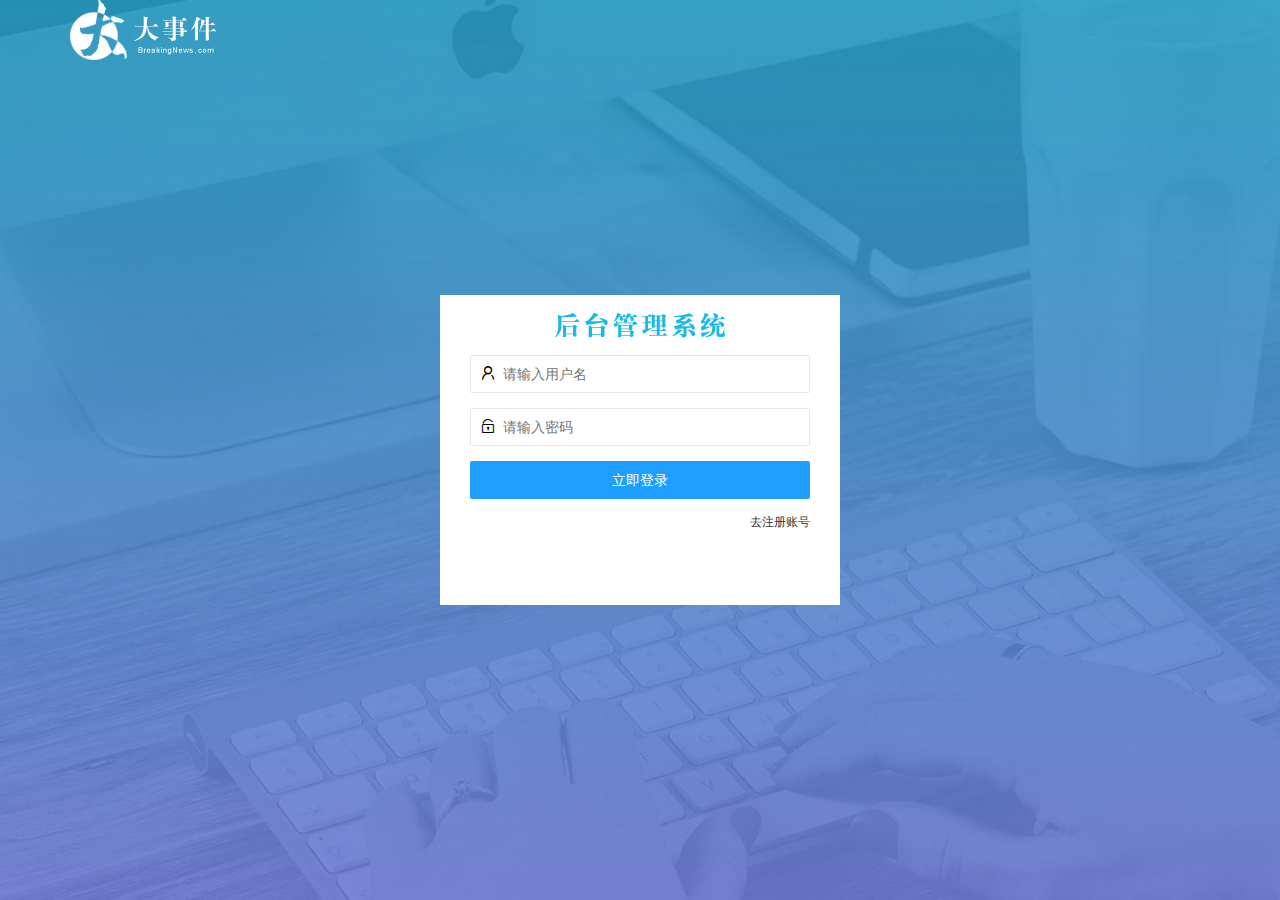
<file: login.html>
<!DOCTYPE html>
<html lang="en">

<head>
  <meta charset="UTF-8">
  <meta http-equiv="X-UA-Compatible" content="IE=edge">
  <meta name="viewport" content="width=device-width, initial-scale=1.0">
  <title>大事件-登录/注册</title>
  <!-- 带入LayUI的样式 -->
  <link rel="stylesheet" href="/assets/lib/layui/css/layui.css">
  <!-- 导入自己的css文件 -->
  <link rel="stylesheet" href="./assets/css/login.css">

</head>

<body>
  <!-- 头部的Logo区域 -->
  <div class="layui-main">
    <img src="/assets/images/logo.png" alt="">
  </div>

  <!-- 登录注册区域 -->
  <div class="loginAndRegBox">
    <div class="title-box"></div>
    <!-- 登录的div -->
    <div class="login-box">
      <!-- 登录的表单 -->
      <form action="" class="layui-form" id="form_login">
        <!-- 用户名 -->
        <div class="layui-form-item">
          <i class="layui-icon layui-icon-username"></i>
          <input type="text" name="username" required lay-verify="required" placeholder="请输入用户名" autocomplete="off"
            class="layui-input">
        </div>
        <!-- 密码 -->
        <div class="layui-form-item">
          <i class="layui-icon layui-icon-password"></i>
          <input type="password" name="password" required lay-verify="required|pwd" placeholder="请输入密码" autocomplete="off"
            class="layui-input">
        </div>
        <!-- 登录按钮 -->
        <div class="layui-form-item">
          <!-- 注意：表单提交按钮和普通按钮的区别就是lay-submit -->
          <button type="submit" lay-submit lay-filter="formDemo"
            class="layui-btn layui-btn-fluid layui-btn-normal">立即登录</button>
        </div>
        <div class="layui-form-item links">
          <a href="javascript:;" id="link_reg">去注册账号</a>
        </div>
      </form>

    </div>
    <!-- 注册的div -->
    <div class="reg-box">
      <!-- 注册的表单 -->
      <form class="layui-form" id="form_reg">
        <!-- 用户名 -->
        <div class="layui-form-item">
          <i class="layui-icon layui-icon-username"></i>
          <input type="text" name="username" required lay-verify="required" placeholder="请输入用户名" autocomplete="off"
            class="layui-input">
        </div>
        <!-- 密码 -->
        <div class="layui-form-item">
          <i class="layui-icon layui-icon-password"></i>
          <input type="password" name="password" required lay-verify="required|pwd" placeholder="请输入密码" autocomplete="off"
            class="layui-input">
        </div>
        <!-- 再次确认密码 -->
        <div class="layui-form-item">
          <i class="layui-icon layui-icon-password"></i>
          <input type="password" name="repassword" required lay-verify="required|pwd|repwd" placeholder="请再次确认密码" autocomplete="off"
            class="layui-input">
        </div>
        <!-- 注册按钮 -->
        <div class="layui-form-item">
          <!-- 注意：表单提交按钮和普通按钮的区别就是lay-submit -->
          <button type="submit" lay-submit lay-filter="formDemo"
            class="layui-btn layui-btn-fluid layui-btn-normal">立即注册</button>
        </div>
        <div class="layui-form-item links">
          <a href="javascript:;" id="link_login">去登录</a>
        </div>
      </form>
    </div>
  </div>
</body>
<!-- 导入jQuery -->
<script src="/assets/lib/jquery.js"></script>
<!-- 导入layui的js文件 -->
<script src="/assets/lib/layui/layui.all.js"></script>
<!-- 导入自己封装的 baseAPI.js -->
<script src="/assets/js/baseAPI.js"></script>
<!-- 导入自己的js脚本 -->
<script src="/assets/js/login.js"></script>

</html>
</file>
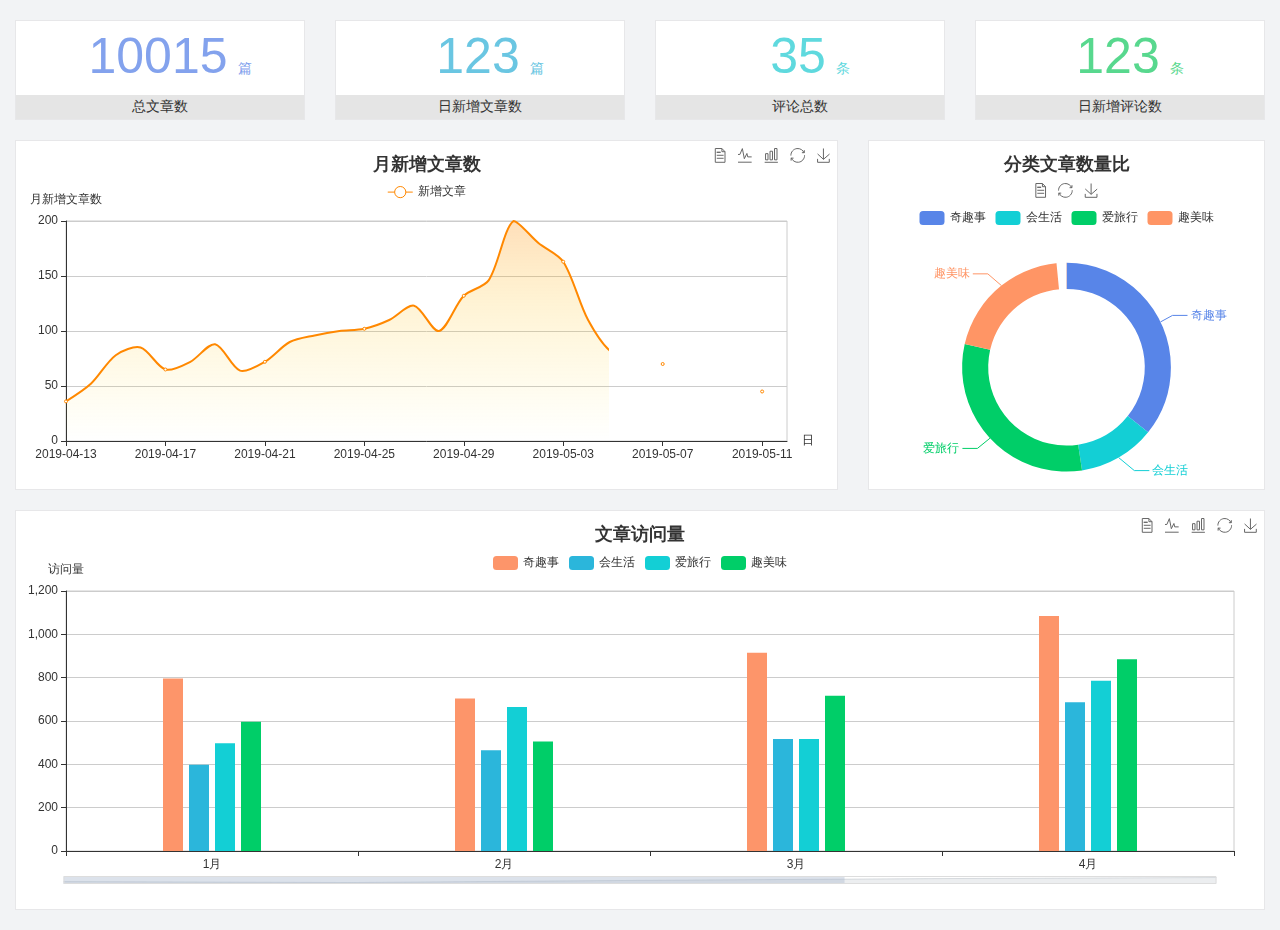
<file: home/dashboard.html>
<!DOCTYPE html>
<html lang="en">

<head>
  <meta charset="UTF-8">
  <meta name="viewport" content="width=device-width, initial-scale=1.0">
  <meta http-equiv="X-UA-Compatible" content="ie=edge">
  <title>图表统计</title>
  <link rel="stylesheet" href="/assets/lib/bootstrap.css" />
  <link rel="stylesheet" href="/assets/lib/main.css" />
  <script src="/assets/lib/jquery.js"></script>
  <script type="text/javascript" src="/assets/lib/echarts.min.js"></script>
</head>

<body>
  <div class="container-fluid">
    <div class="row spannel_list">
      <div class="col-sm-3 col-xs-6">
        <div class="spannel">
          <em>10015</em><span>篇</span>
          <b>总文章数</b>
        </div>
      </div>
      <div class="col-sm-3 col-xs-6">
        <div class="spannel scolor01">
          <em>123</em><span>篇</span>
          <b>日新增文章数</b>
        </div>
      </div>
      <div class="col-sm-3 col-xs-6">
        <div class="spannel scolor02">
          <em>35</em><span>条</span>
          <b>评论总数</b>
        </div>
      </div>
      <div class="col-sm-3 col-xs-6">
        <div class="spannel scolor03">
          <em>123</em><span>条</span>
          <b>日新增评论数</b>
        </div>
      </div>
    </div>
  </div>

  <div class="container-fluid">
    <div class="row curve-pie">
      <div class="col-lg-8 col-md-8">
        <div class="gragh_pannel" id="curve_show"></div>
      </div>
      <div class="col-lg-4 col-md-4">
        <div class="gragh_pannel" id="pie_show"></div>
      </div>
    </div>
  </div>

  <div class="container-fluid">
    <div class="column_pannel" id="column_show"></div>
  </div>

  <script>
    var oChart = echarts.init(document.getElementById('curve_show'));
    var aList_all = [
      { 'count': 36, 'date': '2019-04-13' },
      { 'count': 52, 'date': '2019-04-14' },
      { 'count': 78, 'date': '2019-04-15' },
      { 'count': 85, 'date': '2019-04-16' },
      { 'count': 65, 'date': '2019-04-17' },
      { 'count': 72, 'date': '2019-04-18' },
      { 'count': 88, 'date': '2019-04-19' },
      { 'count': 64, 'date': '2019-04-20' },
      { 'count': 72, 'date': '2019-04-21' },
      { 'count': 90, 'date': '2019-04-22' },
      { 'count': 96, 'date': '2019-04-23' },
      { 'count': 100, 'date': '2019-04-24' },
      { 'count': 102, 'date': '2019-04-25' },
      { 'count': 110, 'date': '2019-04-26' },
      { 'count': 123, 'date': '2019-04-27' },
      { 'count': 100, 'date': '2019-04-28' },
      { 'count': 132, 'date': '2019-04-29' },
      { 'count': 146, 'date': '2019-04-30' },
      { 'count': 200, 'date': '2019-05-01' },
      { 'count': 180, 'date': '2019-05-02' },
      { 'count': 163, 'date': '2019-05-03' },
      { 'count': 110, 'date': '2019-05-04' },
      { 'count': 80, 'date': '2019-05-05' },
      { 'count': 82, 'date': '2019-05-06' },
      { 'count': 70, 'date': '2019-05-07' },
      { 'count': 65, 'date': '2019-05-08' },
      { 'count': 54, 'date': '2019-05-09' },
      { 'count': 40, 'date': '2019-05-10' },
      { 'count': 45, 'date': '2019-05-11' },
      { 'count': 38, 'date': '2019-05-12' },
    ];

    let aCount = [];
    let aDate = [];

    for (var i = 0; i < aList_all.length; i++) {
      aCount.push(aList_all[i].count);
      aDate.push(aList_all[i].date);
    }

    var chartopt = {
      title: {
        text: '月新增文章数',
        left: 'center',
        top: '10'
      },
      tooltip: {
        trigger: 'axis'
      },
      legend: {
        data: ['新增文章'],
        top: '40'
      },
      toolbox: {
        show: true,
        feature: {
          mark: { show: true },
          dataView: { show: true, readOnly: false },
          magicType: { show: true, type: ['line', 'bar'] },
          restore: { show: true },
          saveAsImage: { show: true }
        }
      },
      calculable: true,
      xAxis: [
        {
          name: '日',
          type: 'category',
          boundaryGap: false,
          data: aDate
        }
      ],
      yAxis: [
        {
          name: '月新增文章数',
          type: 'value'
        }
      ],
      series: [
        {
          name: '新增文章',
          type: 'line',
          smooth: true,
          itemStyle: { normal: { areaStyle: { type: 'default' }, color: '#f80' }, lineStyle: { color: '#f80' } },
          data: aCount
        }],
      areaStyle: {
        normal: {
          color: new echarts.graphic.LinearGradient(0, 0, 0, 1, [{
            offset: 0,
            color: 'rgba(255,136,0,0.39)'
          }, {
            offset: .34,
            color: 'rgba(255,180,0,0.25)'
          }, {
            offset: 1,
            color: 'rgba(255,222,0,0.00)'
          }])

        }
      },
      grid: {
        show: true,
        x: 50,
        x2: 50,
        y: 80,
        height: 220
      }
    };

    oChart.setOption(chartopt);


    var oPie = echarts.init(document.getElementById('pie_show'));
    var oPieopt =
    {
      title: {
        top: 10,
        text: '分类文章数量比',
        x: 'center'
      },
      tooltip: {
        trigger: 'item',
        formatter: "{a} <br/>{b} : {c} ({d}%)"
      },
      color: ['#5885e8', '#13cfd5', '#00ce68', '#ff9565'],
      legend: {
        x: 'center',
        top: 65,
        data: ['奇趣事', '会生活', '爱旅行', '趣美味']
      },
      toolbox: {
        show: true,
        x: 'center',
        top: 35,
        feature: {
          mark: { show: true },
          dataView: { show: true, readOnly: false },
          magicType: {
            show: true,
            type: ['pie', 'funnel'],
            option: {
              funnel: {
                x: '25%',
                width: '50%',
                funnelAlign: 'left',
                max: 1548
              }
            }
          },
          restore: { show: true },
          saveAsImage: { show: true }
        }
      },
      calculable: true,
      series: [
        {
          name: '访问来源',
          type: 'pie',
          radius: ['45%', '60%'],
          center: ['50%', '65%'],
          data: [
            { value: 300, name: '奇趣事' },
            { value: 100, name: '会生活' },
            { value: 260, name: '爱旅行' },
            { value: 180, name: '趣美味' }
          ]
        }
      ]
    };
    oPie.setOption(oPieopt);



    var oColumn = this.echarts.init(document.getElementById('column_show'));
    var oColumnopt =
    {
      title: {
        text: '文章访问量',
        left: 'center',
        top: '10'
      },
      tooltip: {
        trigger: 'axis'
      },
      legend: {
        data: ['奇趣事', '会生活', '爱旅行', '趣美味'],
        top: '40'
      },
      toolbox: {
        show: true,
        feature: {
          mark: { show: true },
          dataView: { show: true, readOnly: false },
          magicType: { show: true, type: ['line', 'bar'] },
          restore: { show: true },
          saveAsImage: { show: true }
        }
      },
      calculable: true,
      xAxis: [
        {
          type: 'category',
          data: ['1月', '2月', '3月', '4月', '5月']
        }
      ],
      yAxis: [
        {
          name: '访问量',
          type: 'value'
        }
      ],
      series: [
        {
          name: '奇趣事',
          type: 'bar',
          barWidth: 20,
          itemStyle: {
            normal: { areaStyle: { type: 'default' }, color: '#fd956a' }
          },
          data: [800, 708, 920, 1090, 1200]
        },
        {
          name: '会生活',
          type: 'bar',
          barWidth: 20,
          itemStyle: {
            normal: { areaStyle: { type: 'default' }, color: '#2bb6db' }
          },
          data: [400, 468, 520, 690, 800]
        },
        {
          name: '爱旅行',
          type: 'bar',
          barWidth: 20,
          itemStyle: {
            normal: { areaStyle: { type: 'default' }, color: '#13cfd5' }
          },
          data: [500, 668, 520, 790, 900]
        },
        {
          name: '趣美味',
          type: 'bar',
          barWidth: 20,
          itemStyle: {
            normal: { areaStyle: { type: 'default' }, color: '#00ce68' }
          },
          data: [600, 508, 720, 890, 1000]
        }
      ],
      grid: {
        show: true,
        x: 50,
        x2: 30,
        y: 80,
        height: 260
      },
      dataZoom: [//给x轴设置滚动条
        {
          start: 0,//默认为0
          end: 100 - 1000 / 31,//默认为100
          type: 'slider',
          show: true,
          xAxisIndex: [0],
          handleSize: 0,//滑动条的 左右2个滑动条的大小
          height: 8,//组件高度
          left: 45, //左边的距离
          right: 50,//右边的距离
          bottom: 26,//右边的距离
          handleColor: '#ddd',//h滑动图标的颜色
          handleStyle: {
            borderColor: "#cacaca",
            borderWidth: "1",
            shadowBlur: 2,
            background: "#ddd",
            shadowColor: "#ddd",
          }
        }]
    };
    oColumn.setOption(oColumnopt);
  </script>
</body>

</html>
</file>
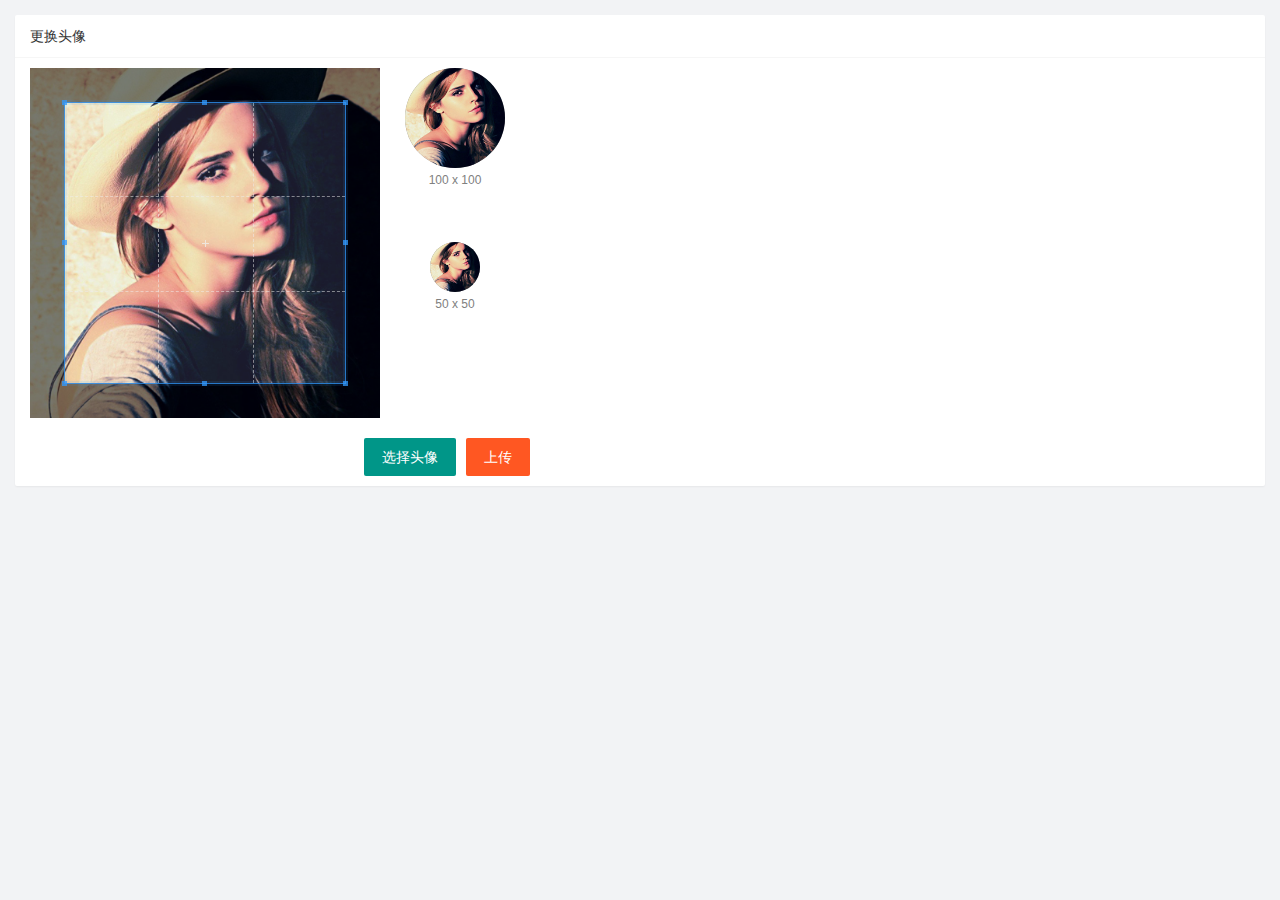
<file: user/user_avatar.html>
<!DOCTYPE html>
<html lang="en">

<head>
  <meta charset="UTF-8">
  <meta http-equiv="X-UA-Compatible" content="IE=edge">
  <meta name="viewport" content="width=device-width, initial-scale=1.0">
  <title>Document</title>
  <link rel="stylesheet" href="/assets/lib/layui/css/layui.css">
  <link rel="stylesheet" href="/assets/lib/cropper/cropper.css">
  <link rel="stylesheet" href="/assets/css/user/user_avatar.css">

</head>

<body>
  <!-- 卡片区域 -->
  <div class="layui-card">
    <div class="layui-card-header">更换头像</div>
    <div class="layui-card-body">
      <!-- 第一行的图片裁剪和预览区域 -->
      <div class="row1">
        <!-- 图片裁剪区域 -->
        <div class="cropper-box">
          <!-- 这个 img 标签很重要，将来会把它初始化为裁剪区域 -->
          <img id="image" src="/assets/images/sample.jpg" />
        </div>
        <!-- 图片的预览区域 -->
        <div class="preview-box">
          <div>
            <!-- 宽高为 100px 的预览区域 -->
            <div class="img-preview w100"></div>
            <p class="size">100 x 100</p>
          </div>
          <div>
            <!-- 宽高为 50px 的预览区域 -->
            <div class="img-preview w50"></div>
            <p class="size">50 x 50</p>
          </div>
        </div>
      </div>

      <!-- 第二行的按钮区域 -->
      <div class="row2">
        <!-- 通过accept 属性，可以指定，允许用户选择什么类型的文件 -->
        <input type="file" id="file" accept="image/png, image/jpeg">
        <button type="button" class="layui-btn" id="btnChooseImage">选择头像</button>
        <button type="button" class="layui-btn layui-btn-danger" id="btnUpload">上传</button>
      </div>
    </div>
  </div>
</body>
<script src="/assets/lib/layui/layui.all.js"></script>
<script src="/assets/lib/jquery.js"></script>
<script src="/assets/lib/cropper/Cropper.js"></script>
<script src="/assets/lib/cropper/jquery-cropper.js"></script>
<script src="/assets/js/baseAPI.js"></script>
<script src="/assets/js/user/user_avatar.js"></script>

</html>
</file>
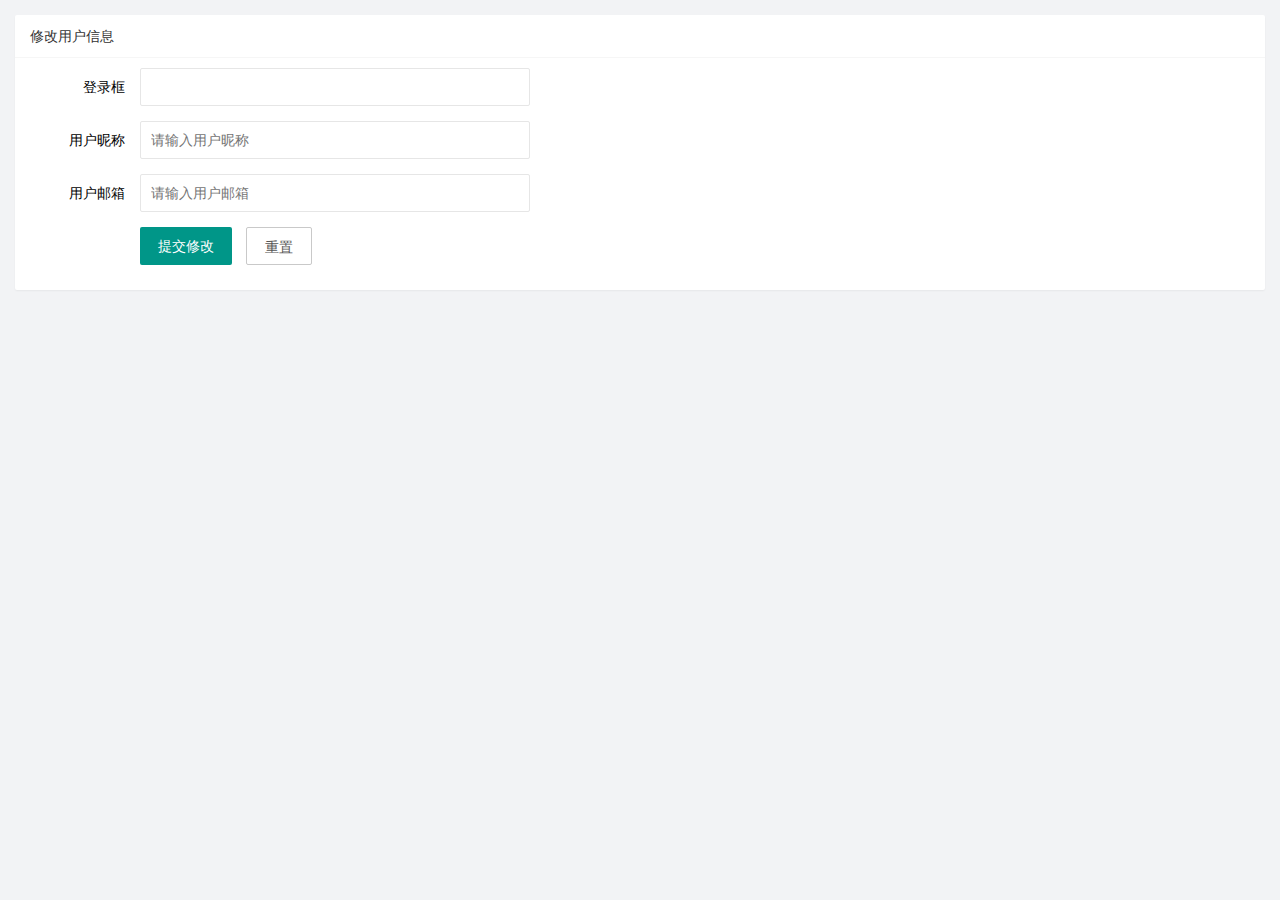
<file: user/user_info.html>
<!DOCTYPE html>
<html lang="en">
<head>
  <meta charset="UTF-8">
  <meta http-equiv="X-UA-Compatible" content="IE=edge">
  <meta name="viewport" content="width=device-width, initial-scale=1.0">
  <title>Document</title>
  <!-- 导入layui的css -->
  <link rel="stylesheet" href="/assets/lib/layui/css/layui.css">
  <!-- 导入自己的css样式 -->
  <link rel="stylesheet" href="/assets/css/user/user_info.css">
</head>
<body>
  <!-- 卡片区域 -->
  <div class="layui-card">
    <div class="layui-card-header">修改用户信息</div>
    <div class="layui-card-body">
      <!-- form表单区域 -->
      <form class="layui-form" lay-filter="formUserInfo">
        <input type="hidden" name="id" value="">
        <div class="layui-form-item">
          <label class="layui-form-label">登录框</label>
          <div class="layui-input-block">
            <input type="text" name="username" required  placeholder="" autocomplete="off" class="layui-input" readonly>
          </div>
        </div>
        <div class="layui-form-item">
          <label class="layui-form-label">用户昵称</label>
          <div class="layui-input-block">
            <input type="text" name="nickname" required  lay-verify="required|nickname" placeholder="请输入用户昵称" autocomplete="off" class="layui-input">
          </div>
        </div>
        <div class="layui-form-item">
          <label class="layui-form-label">用户邮箱</label>
          <div class="layui-input-block">
            <input type="text" name="email" required  lay-verify="required|email" placeholder="请输入用户邮箱" autocomplete="off" class="layui-input">
          </div>
        </div>
        <div class="layui-form-item">
          <div class="layui-input-block">
            <button class="layui-btn" lay-submit lay-filter="formDemo">提交修改</button>
            <button type="reset" class="layui-btn layui-btn-primary" id="btnReset">重置</button>
          </div>
        </div>
      </form>
    </div>
  </div>
</body>
<!-- 导入layui的js -->
<script src="/assets/lib/layui/layui.all.js"></script>
<!-- 导入jQuery -->
<script src="/assets/lib/jquery.js"></script>
<!-- 导入baseAPI -->
<script src="/assets/js/baseAPI.js"></script>
<!-- 导入自己的js -->
<script src="/assets/js/user/user_info.js"></script>
</html>
</file>
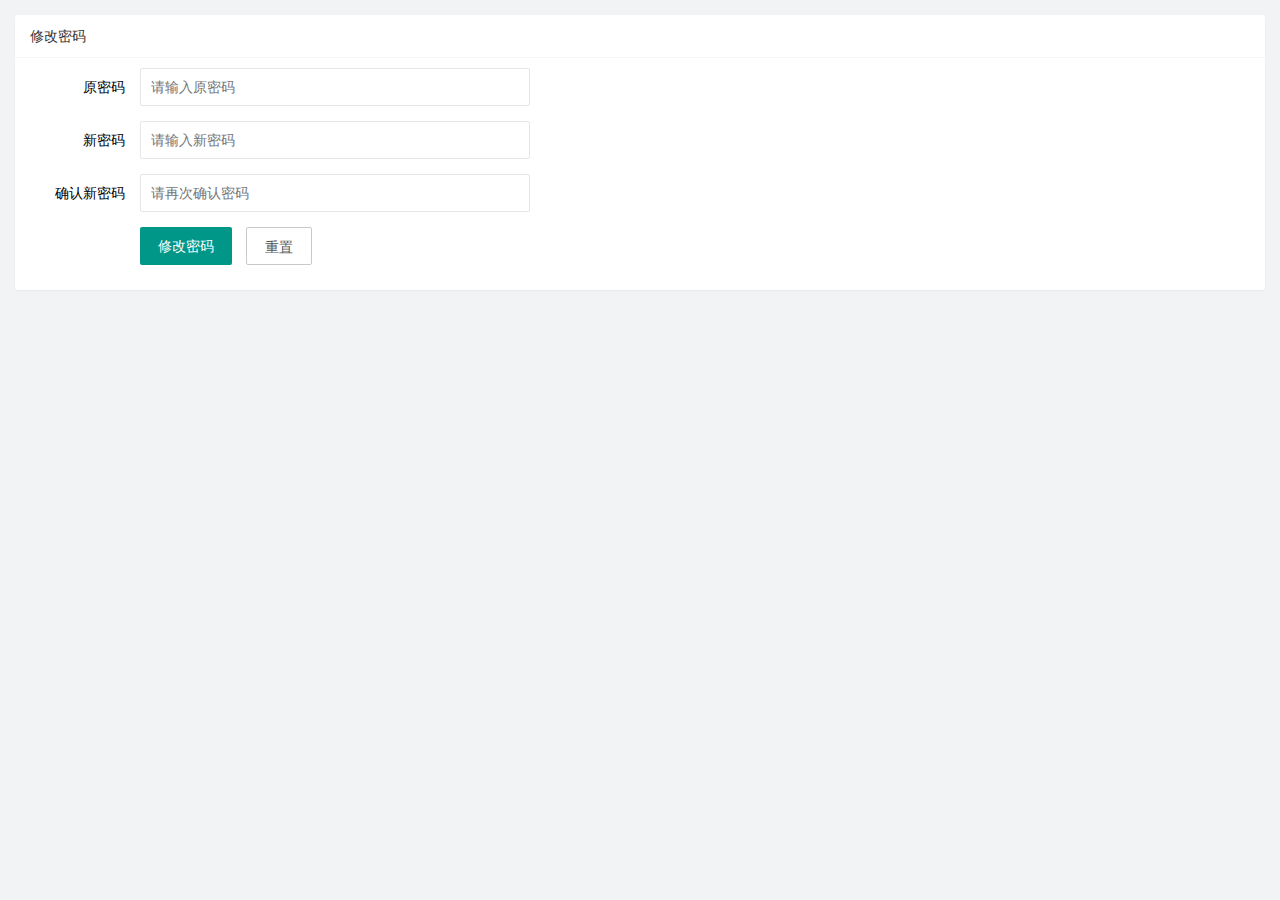
<file: user/user_pwd.html>
<!DOCTYPE html>
<html lang="en">

<head>
  <meta charset="UTF-8">
  <meta http-equiv="X-UA-Compatible" content="IE=edge">
  <meta name="viewport" content="width=device-width, initial-scale=1.0">
  <title>Document</title>
  <link rel="stylesheet" href="/assets/lib/layui/css/layui.css">
  <link rel="stylesheet" href="/assets/css/user/user_pwd.css">
</head>

<body>
  <!-- 卡片区域 -->
  <div class="layui-card">
    <div class="layui-card-header">修改密码</div>
    <div class="layui-card-body">
      <form class="layui-form">
        <div class="layui-form-item">
          <label class="layui-form-label">原密码</label>
          <div class="layui-input-block">
            <input type="password" name="oldPwd" required lay-verify="required|pwd" placeholder="请输入原密码" autocomplete="off"
              class="layui-input">
          </div>
        </div>
        <div class="layui-form-item">
          <label class="layui-form-label">新密码</label>
          <div class="layui-input-block">
            <input type="password" name="newPwd" required lay-verify="required|pwd|samePwd" placeholder="请输入新密码" autocomplete="off"
              class="layui-input">
          </div>
        </div>
        <div class="layui-form-item">
          <label class="layui-form-label">确认新密码</label>
          <div class="layui-input-block">
            <input type="password" name="rePwd" required lay-verify="required|pwd|rePwd" placeholder="请再次确认密码" autocomplete="off"
              class="layui-input">
          </div>
        </div>
        <div class="layui-form-item">
          <div class="layui-input-block">
            <button class="layui-btn" lay-submit lay-filter="formDemo">修改密码</button>
            <button type="reset" class="layui-btn layui-btn-primary">重置</button>
          </div>
        </div>
      </form>
    </div>
  </div>
</body>
<script src="/assets/lib/layui/layui.all.js"></script>
<script src="/assets/lib/jquery.js"></script>
<script src="/assets/js/baseAPI.js"></script>
<script src="/assets/js/user/user_pwd.js"></script>
</html>
</file>
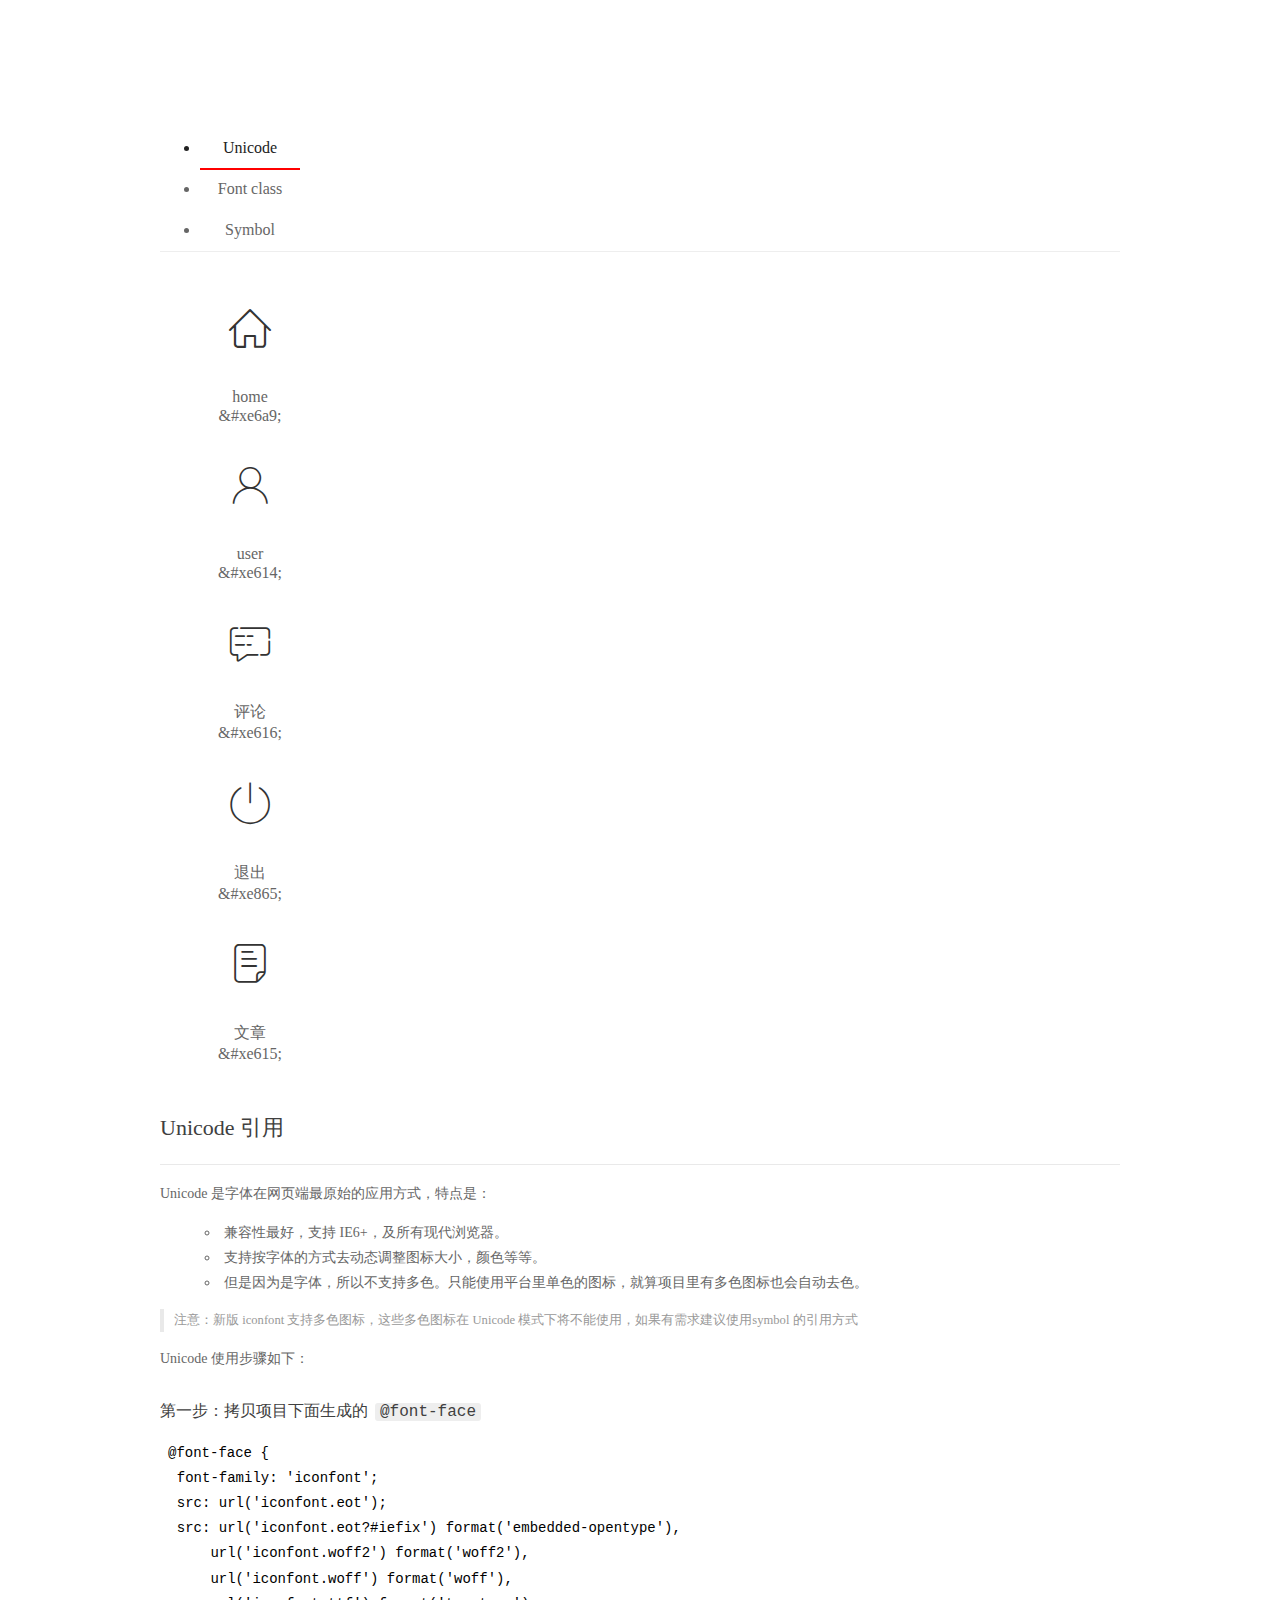
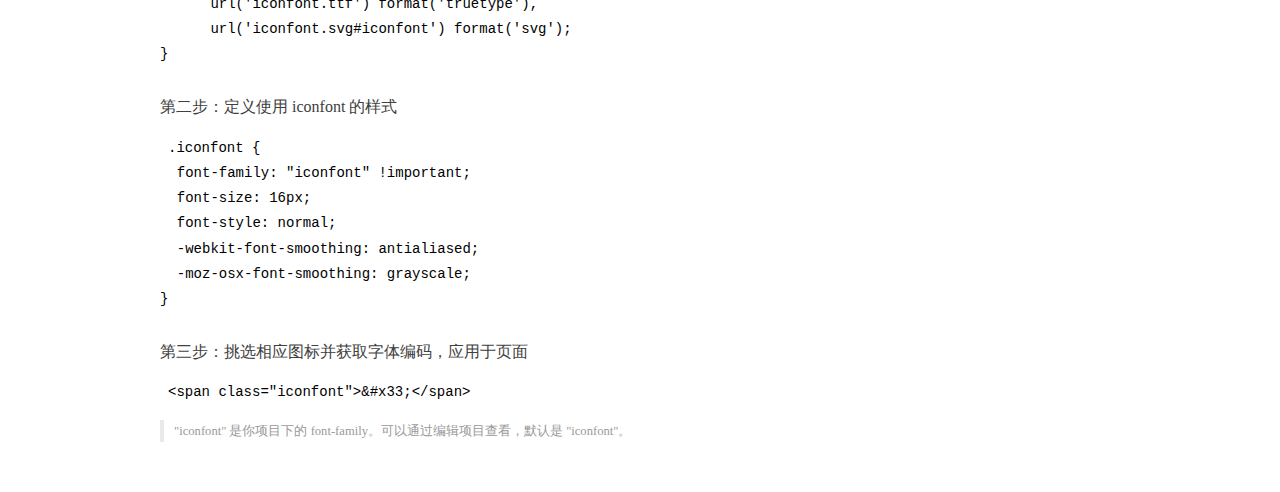
<file: assets/fonts/demo_index.html>
<!DOCTYPE html>
<html>
<head>
  <meta charset="utf-8"/>
  <title>IconFont Demo</title>
  <link rel="shortcut icon" href="https://gtms04.alicdn.com/tps/i4/TB1_oz6GVXXXXaFXpXXJDFnIXXX-64-64.ico" type="image/x-icon"/>
  <link rel="stylesheet" href="https://g.alicdn.com/thx/cube/1.3.2/cube.min.css">
  <link rel="stylesheet" href="demo.css">
  <link rel="stylesheet" href="iconfont.css">
  <script src="iconfont.js"></script>
  <!-- jQuery -->
  <script src="https://a1.alicdn.com/oss/uploads/2018/12/26/7bfddb60-08e8-11e9-9b04-53e73bb6408b.js"></script>
  <!-- 代码高亮 -->
  <script src="https://a1.alicdn.com/oss/uploads/2018/12/26/a3f714d0-08e6-11e9-8a15-ebf944d7534c.js"></script>
</head>
<body>
  <div class="main">
    <h1 class="logo"><a href="https://www.iconfont.cn/" title="iconfont 首页" target="_blank">&#xe86b;</a></h1>
    <div class="nav-tabs">
      <ul id="tabs" class="dib-box">
        <li class="dib active"><span>Unicode</span></li>
        <li class="dib"><span>Font class</span></li>
        <li class="dib"><span>Symbol</span></li>
      </ul>
      
    </div>
    <div class="tab-container">
      <div class="content unicode" style="display: block;">
          <ul class="icon_lists dib-box">
          
            <li class="dib">
              <span class="icon iconfont">&#xe6a9;</span>
                <div class="name">home</div>
                <div class="code-name">&amp;#xe6a9;</div>
              </li>
          
            <li class="dib">
              <span class="icon iconfont">&#xe614;</span>
                <div class="name">user</div>
                <div class="code-name">&amp;#xe614;</div>
              </li>
          
            <li class="dib">
              <span class="icon iconfont">&#xe616;</span>
                <div class="name">评论</div>
                <div class="code-name">&amp;#xe616;</div>
              </li>
          
            <li class="dib">
              <span class="icon iconfont">&#xe865;</span>
                <div class="name">退出</div>
                <div class="code-name">&amp;#xe865;</div>
              </li>
          
            <li class="dib">
              <span class="icon iconfont">&#xe615;</span>
                <div class="name">文章</div>
                <div class="code-name">&amp;#xe615;</div>
              </li>
          
          </ul>
          <div class="article markdown">
          <h2 id="unicode-">Unicode 引用</h2>
          <hr>

          <p>Unicode 是字体在网页端最原始的应用方式，特点是：</p>
          <ul>
            <li>兼容性最好，支持 IE6+，及所有现代浏览器。</li>
            <li>支持按字体的方式去动态调整图标大小，颜色等等。</li>
            <li>但是因为是字体，所以不支持多色。只能使用平台里单色的图标，就算项目里有多色图标也会自动去色。</li>
          </ul>
          <blockquote>
            <p>注意：新版 iconfont 支持多色图标，这些多色图标在 Unicode 模式下将不能使用，如果有需求建议使用symbol 的引用方式</p>
          </blockquote>
          <p>Unicode 使用步骤如下：</p>
          <h3 id="-font-face">第一步：拷贝项目下面生成的 <code>@font-face</code></h3>
<pre><code class="language-css"
>@font-face {
  font-family: 'iconfont';
  src: url('iconfont.eot');
  src: url('iconfont.eot?#iefix') format('embedded-opentype'),
      url('iconfont.woff2') format('woff2'),
      url('iconfont.woff') format('woff'),
      url('iconfont.ttf') format('truetype'),
      url('iconfont.svg#iconfont') format('svg');
}
</code></pre>
          <h3 id="-iconfont-">第二步：定义使用 iconfont 的样式</h3>
<pre><code class="language-css"
>.iconfont {
  font-family: "iconfont" !important;
  font-size: 16px;
  font-style: normal;
  -webkit-font-smoothing: antialiased;
  -moz-osx-font-smoothing: grayscale;
}
</code></pre>
          <h3 id="-">第三步：挑选相应图标并获取字体编码，应用于页面</h3>
<pre>
<code class="language-html"
>&lt;span class="iconfont"&gt;&amp;#x33;&lt;/span&gt;
</code></pre>
          <blockquote>
            <p>"iconfont" 是你项目下的 font-family。可以通过编辑项目查看，默认是 "iconfont"。</p>
          </blockquote>
          </div>
      </div>
      <div class="content font-class">
        <ul class="icon_lists dib-box">
          
          <li class="dib">
            <span class="icon iconfont icon-home"></span>
            <div class="name">
              home
            </div>
            <div class="code-name">.icon-home
            </div>
          </li>
          
          <li class="dib">
            <span class="icon iconfont icon-user"></span>
            <div class="name">
              user
            </div>
            <div class="code-name">.icon-user
            </div>
          </li>
          
          <li class="dib">
            <span class="icon iconfont icon-pinglun"></span>
            <div class="name">
              评论
            </div>
            <div class="code-name">.icon-pinglun
            </div>
          </li>
          
          <li class="dib">
            <span class="icon iconfont icon-tuichu"></span>
            <div class="name">
              退出
            </div>
            <div class="code-name">.icon-tuichu
            </div>
          </li>
          
          <li class="dib">
            <span class="icon iconfont icon-16"></span>
            <div class="name">
              文章
            </div>
            <div class="code-name">.icon-16
            </div>
          </li>
          
        </ul>
        <div class="article markdown">
        <h2 id="font-class-">font-class 引用</h2>
        <hr>

        <p>font-class 是 Unicode 使用方式的一种变种，主要是解决 Unicode 书写不直观，语意不明确的问题。</p>
        <p>与 Unicode 使用方式相比，具有如下特点：</p>
        <ul>
          <li>兼容性良好，支持 IE8+，及所有现代浏览器。</li>
          <li>相比于 Unicode 语意明确，书写更直观。可以很容易分辨这个 icon 是什么。</li>
          <li>因为使用 class 来定义图标，所以当要替换图标时，只需要修改 class 里面的 Unicode 引用。</li>
          <li>不过因为本质上还是使用的字体，所以多色图标还是不支持的。</li>
        </ul>
        <p>使用步骤如下：</p>
        <h3 id="-fontclass-">第一步：引入项目下面生成的 fontclass 代码：</h3>
<pre><code class="language-html">&lt;link rel="stylesheet" href="./iconfont.css"&gt;
</code></pre>
        <h3 id="-">第二步：挑选相应图标并获取类名，应用于页面：</h3>
<pre><code class="language-html">&lt;span class="iconfont icon-xxx"&gt;&lt;/span&gt;
</code></pre>
        <blockquote>
          <p>"
            iconfont" 是你项目下的 font-family。可以通过编辑项目查看，默认是 "iconfont"。</p>
        </blockquote>
      </div>
      </div>
      <div class="content symbol">
          <ul class="icon_lists dib-box">
          
            <li class="dib">
                <svg class="icon svg-icon" aria-hidden="true">
                  <use xlink:href="#icon-home"></use>
                </svg>
                <div class="name">home</div>
                <div class="code-name">#icon-home</div>
            </li>
          
            <li class="dib">
                <svg class="icon svg-icon" aria-hidden="true">
                  <use xlink:href="#icon-user"></use>
                </svg>
                <div class="name">user</div>
                <div class="code-name">#icon-user</div>
            </li>
          
            <li class="dib">
                <svg class="icon svg-icon" aria-hidden="true">
                  <use xlink:href="#icon-pinglun"></use>
                </svg>
                <div class="name">评论</div>
                <div class="code-name">#icon-pinglun</div>
            </li>
          
            <li class="dib">
                <svg class="icon svg-icon" aria-hidden="true">
                  <use xlink:href="#icon-tuichu"></use>
                </svg>
                <div class="name">退出</div>
                <div class="code-name">#icon-tuichu</div>
            </li>
          
            <li class="dib">
                <svg class="icon svg-icon" aria-hidden="true">
                  <use xlink:href="#icon-16"></use>
                </svg>
                <div class="name">文章</div>
                <div class="code-name">#icon-16</div>
            </li>
          
          </ul>
          <div class="article markdown">
          <h2 id="symbol-">Symbol 引用</h2>
          <hr>

          <p>这是一种全新的使用方式，应该说这才是未来的主流，也是平台目前推荐的用法。相关介绍可以参考这篇<a href="">文章</a>
            这种用法其实是做了一个 SVG 的集合，与另外两种相比具有如下特点：</p>
          <ul>
            <li>支持多色图标了，不再受单色限制。</li>
            <li>通过一些技巧，支持像字体那样，通过 <code>font-size</code>, <code>color</code> 来调整样式。</li>
            <li>兼容性较差，支持 IE9+，及现代浏览器。</li>
            <li>浏览器渲染 SVG 的性能一般，还不如 png。</li>
          </ul>
          <p>使用步骤如下：</p>
          <h3 id="-symbol-">第一步：引入项目下面生成的 symbol 代码：</h3>
<pre><code class="language-html">&lt;script src="./iconfont.js"&gt;&lt;/script&gt;
</code></pre>
          <h3 id="-css-">第二步：加入通用 CSS 代码（引入一次就行）：</h3>
<pre><code class="language-html">&lt;style&gt;
.icon {
  width: 1em;
  height: 1em;
  vertical-align: -0.15em;
  fill: currentColor;
  overflow: hidden;
}
&lt;/style&gt;
</code></pre>
          <h3 id="-">第三步：挑选相应图标并获取类名，应用于页面：</h3>
<pre><code class="language-html">&lt;svg class="icon" aria-hidden="true"&gt;
  &lt;use xlink:href="#icon-xxx"&gt;&lt;/use&gt;
&lt;/svg&gt;
</code></pre>
          </div>
      </div>

    </div>
  </div>
  <script>
  $(document).ready(function () {
      $('.tab-container .content:first').show()

      $('#tabs li').click(function (e) {
        var tabContent = $('.tab-container .content')
        var index = $(this).index()

        if ($(this).hasClass('active')) {
          return
        } else {
          $('#tabs li').removeClass('active')
          $(this).addClass('active')

          tabContent.hide().eq(index).fadeIn()
        }
      })
    })
  </script>
</body>
</html>
</file>
<file: assets/lib/layui/css/layui.css>
/** layui-v2.5.5 MIT License By https://www.layui.com */
 .layui-inline,img{display:inline-block;vertical-align:middle}h1,h2,h3,h4,h5,h6{font-weight:400}.layui-edge,.layui-header,.layui-inline,.layui-main{position:relative}.layui-body,.layui-edge,.layui-elip{overflow:hidden}.layui-btn,.layui-edge,.layui-inline,img{vertical-align:middle}.layui-btn,.layui-disabled,.layui-icon,.layui-unselect{-moz-user-select:none;-webkit-user-select:none;-ms-user-select:none}.layui-elip,.layui-form-checkbox span,.layui-form-pane .layui-form-label{text-overflow:ellipsis;white-space:nowrap}.layui-breadcrumb,.layui-tree-btnGroup{visibility:hidden}blockquote,body,button,dd,div,dl,dt,form,h1,h2,h3,h4,h5,h6,input,li,ol,p,pre,td,textarea,th,ul{margin:0;padding:0;-webkit-tap-highlight-color:rgba(0,0,0,0)}a:active,a:hover{outline:0}img{border:none}li{list-style:none}table{border-collapse:collapse;border-spacing:0}h4,h5,h6{font-size:100%}button,input,optgroup,option,select,textarea{font-family:inherit;font-size:inherit;font-style:inherit;font-weight:inherit;outline:0}pre{white-space:pre-wrap;white-space:-moz-pre-wrap;white-space:-pre-wrap;white-space:-o-pre-wrap;word-wrap:break-word}body{line-height:24px;font:14px Helvetica Neue,Helvetica,PingFang SC,Tahoma,Arial,sans-serif}hr{height:1px;margin:10px 0;border:0;clear:both}a{color:#333;text-decoration:none}a:hover{color:#777}a cite{font-style:normal;*cursor:pointer}.layui-border-box,.layui-border-box *{box-sizing:border-box}.layui-box,.layui-box *{box-sizing:content-box}.layui-clear{clear:both;*zoom:1}.layui-clear:after{content:'\20';clear:both;*zoom:1;display:block;height:0}.layui-inline{*display:inline;*zoom:1}.layui-edge{display:inline-block;width:0;height:0;border-width:6px;border-style:dashed;border-color:transparent}.layui-edge-top{top:-4px;border-bottom-color:#999;border-bottom-style:solid}.layui-edge-right{border-left-color:#999;border-left-style:solid}.layui-edge-bottom{top:2px;border-top-color:#999;border-top-style:solid}.layui-edge-left{border-right-color:#999;border-right-style:solid}.layui-disabled,.layui-disabled:hover{color:#d2d2d2!important;cursor:not-allowed!important}.layui-circle{border-radius:100%}.layui-show{display:block!important}.layui-hide{display:none!important}@font-face{font-family:layui-icon;src:url(../font/iconfont.eot?v=250);src:url(../font/iconfont.eot?v=250#iefix) format('embedded-opentype'),url(../font/iconfont.woff2?v=250) format('woff2'),url(../font/iconfont.woff?v=250) format('woff'),url(../font/iconfont.ttf?v=250) format('truetype'),url(../font/iconfont.svg?v=250#layui-icon) format('svg')}.layui-icon{font-family:layui-icon!important;font-size:16px;font-style:normal;-webkit-font-smoothing:antialiased;-moz-osx-font-smoothing:grayscale}.layui-icon-reply-fill:before{content:"\e611"}.layui-icon-set-fill:before{content:"\e614"}.layui-icon-menu-fill:before{content:"\e60f"}.layui-icon-search:before{content:"\e615"}.layui-icon-share:before{content:"\e641"}.layui-icon-set-sm:before{content:"\e620"}.layui-icon-engine:before{content:"\e628"}.layui-icon-close:before{content:"\1006"}.layui-icon-close-fill:before{content:"\1007"}.layui-icon-chart-screen:before{content:"\e629"}.layui-icon-star:before{content:"\e600"}.layui-icon-circle-dot:before{content:"\e617"}.layui-icon-chat:before{content:"\e606"}.layui-icon-release:before{content:"\e609"}.layui-icon-list:before{content:"\e60a"}.layui-icon-chart:before{content:"\e62c"}.layui-icon-ok-circle:before{content:"\1005"}.layui-icon-layim-theme:before{content:"\e61b"}.layui-icon-table:before{content:"\e62d"}.layui-icon-right:before{content:"\e602"}.layui-icon-left:before{content:"\e603"}.layui-icon-cart-simple:before{content:"\e698"}.layui-icon-face-cry:before{content:"\e69c"}.layui-icon-face-smile:before{content:"\e6af"}.layui-icon-survey:before{content:"\e6b2"}.layui-icon-tree:before{content:"\e62e"}.layui-icon-upload-circle:before{content:"\e62f"}.layui-icon-add-circle:before{content:"\e61f"}.layui-icon-download-circle:before{content:"\e601"}.layui-icon-templeate-1:before{content:"\e630"}.layui-icon-util:before{content:"\e631"}.layui-icon-face-surprised:before{content:"\e664"}.layui-icon-edit:before{content:"\e642"}.layui-icon-speaker:before{content:"\e645"}.layui-icon-down:before{content:"\e61a"}.layui-icon-file:before{content:"\e621"}.layui-icon-layouts:before{content:"\e632"}.layui-icon-rate-half:before{content:"\e6c9"}.layui-icon-add-circle-fine:before{content:"\e608"}.layui-icon-prev-circle:before{content:"\e633"}.layui-icon-read:before{content:"\e705"}.layui-icon-404:before{content:"\e61c"}.layui-icon-carousel:before{content:"\e634"}.layui-icon-help:before{content:"\e607"}.layui-icon-code-circle:before{content:"\e635"}.layui-icon-water:before{content:"\e636"}.layui-icon-username:before{content:"\e66f"}.layui-icon-find-fill:before{content:"\e670"}.layui-icon-about:before{content:"\e60b"}.layui-icon-location:before{content:"\e715"}.layui-icon-up:before{content:"\e619"}.layui-icon-pause:before{content:"\e651"}.layui-icon-date:before{content:"\e637"}.layui-icon-layim-uploadfile:before{content:"\e61d"}.layui-icon-delete:before{content:"\e640"}.layui-icon-play:before{content:"\e652"}.layui-icon-top:before{content:"\e604"}.layui-icon-friends:before{content:"\e612"}.layui-icon-refresh-3:before{content:"\e9aa"}.layui-icon-ok:before{content:"\e605"}.layui-icon-layer:before{content:"\e638"}.layui-icon-face-smile-fine:before{content:"\e60c"}.layui-icon-dollar:before{content:"\e659"}.layui-icon-group:before{content:"\e613"}.layui-icon-layim-download:before{content:"\e61e"}.layui-icon-picture-fine:before{content:"\e60d"}.layui-icon-link:before{content:"\e64c"}.layui-icon-diamond:before{content:"\e735"}.layui-icon-log:before{content:"\e60e"}.layui-icon-rate-solid:before{content:"\e67a"}.layui-icon-fonts-del:before{content:"\e64f"}.layui-icon-unlink:before{content:"\e64d"}.layui-icon-fonts-clear:before{content:"\e639"}.layui-icon-triangle-r:before{content:"\e623"}.layui-icon-circle:before{content:"\e63f"}.layui-icon-radio:before{content:"\e643"}.layui-icon-align-center:before{content:"\e647"}.layui-icon-align-right:before{content:"\e648"}.layui-icon-align-left:before{content:"\e649"}.layui-icon-loading-1:before{content:"\e63e"}.layui-icon-return:before{content:"\e65c"}.layui-icon-fonts-strong:before{content:"\e62b"}.layui-icon-upload:before{content:"\e67c"}.layui-icon-dialogue:before{content:"\e63a"}.layui-icon-video:before{content:"\e6ed"}.layui-icon-headset:before{content:"\e6fc"}.layui-icon-cellphone-fine:before{content:"\e63b"}.layui-icon-add-1:before{content:"\e654"}.layui-icon-face-smile-b:before{content:"\e650"}.layui-icon-fonts-html:before{content:"\e64b"}.layui-icon-form:before{content:"\e63c"}.layui-icon-cart:before{content:"\e657"}.layui-icon-camera-fill:before{content:"\e65d"}.layui-icon-tabs:before{content:"\e62a"}.layui-icon-fonts-code:before{content:"\e64e"}.layui-icon-fire:before{content:"\e756"}.layui-icon-set:before{content:"\e716"}.layui-icon-fonts-u:before{content:"\e646"}.layui-icon-triangle-d:before{content:"\e625"}.layui-icon-tips:before{content:"\e702"}.layui-icon-picture:before{content:"\e64a"}.layui-icon-more-vertical:before{content:"\e671"}.layui-icon-flag:before{content:"\e66c"}.layui-icon-loading:before{content:"\e63d"}.layui-icon-fonts-i:before{content:"\e644"}.layui-icon-refresh-1:before{content:"\e666"}.layui-icon-rmb:before{content:"\e65e"}.layui-icon-home:before{content:"\e68e"}.layui-icon-user:before{content:"\e770"}.layui-icon-notice:before{content:"\e667"}.layui-icon-login-weibo:before{content:"\e675"}.layui-icon-voice:before{content:"\e688"}.layui-icon-upload-drag:before{content:"\e681"}.layui-icon-login-qq:before{content:"\e676"}.layui-icon-snowflake:before{content:"\e6b1"}.layui-icon-file-b:before{content:"\e655"}.layui-icon-template:before{content:"\e663"}.layui-icon-auz:before{content:"\e672"}.layui-icon-console:before{content:"\e665"}.layui-icon-app:before{content:"\e653"}.layui-icon-prev:before{content:"\e65a"}.layui-icon-website:before{content:"\e7ae"}.layui-icon-next:before{content:"\e65b"}.layui-icon-component:before{content:"\e857"}.layui-icon-more:before{content:"\e65f"}.layui-icon-login-wechat:before{content:"\e677"}.layui-icon-shrink-right:before{content:"\e668"}.layui-icon-spread-left:before{content:"\e66b"}.layui-icon-camera:before{content:"\e660"}.layui-icon-note:before{content:"\e66e"}.layui-icon-refresh:before{content:"\e669"}.layui-icon-female:before{content:"\e661"}.layui-icon-male:before{content:"\e662"}.layui-icon-password:before{content:"\e673"}.layui-icon-senior:before{content:"\e674"}.layui-icon-theme:before{content:"\e66a"}.layui-icon-tread:before{content:"\e6c5"}.layui-icon-praise:before{content:"\e6c6"}.layui-icon-star-fill:before{content:"\e658"}.layui-icon-rate:before{content:"\e67b"}.layui-icon-template-1:before{content:"\e656"}.layui-icon-vercode:before{content:"\e679"}.layui-icon-cellphone:before{content:"\e678"}.layui-icon-screen-full:before{content:"\e622"}.layui-icon-screen-restore:before{content:"\e758"}.layui-icon-cols:before{content:"\e610"}.layui-icon-export:before{content:"\e67d"}.layui-icon-print:before{content:"\e66d"}.layui-icon-slider:before{content:"\e714"}.layui-icon-addition:before{content:"\e624"}.layui-icon-subtraction:before{content:"\e67e"}.layui-icon-service:before{content:"\e626"}.layui-icon-transfer:before{content:"\e691"}.layui-main{width:1140px;margin:0 auto}.layui-header{z-index:1000;height:60px}.layui-header a:hover{transition:all .5s;-webkit-transition:all .5s}.layui-side{position:fixed;left:0;top:0;bottom:0;z-index:999;width:200px;overflow-x:hidden}.layui-side-scroll{position:relative;width:220px;height:100%;overflow-x:hidden}.layui-body{position:absolute;left:200px;right:0;top:0;bottom:0;z-index:998;width:auto;overflow-y:auto;box-sizing:border-box}.layui-layout-body{overflow:hidden}.layui-layout-admin .layui-header{background-color:#23262E}.layui-layout-admin .layui-side{top:60px;width:200px;overflow-x:hidden}.layui-layout-admin .layui-body{position:fixed;top:60px;bottom:44px}.layui-layout-admin .layui-main{width:auto;margin:0 15px}.layui-layout-admin .layui-footer{position:fixed;left:200px;right:0;bottom:0;height:44px;line-height:44px;padding:0 15px;background-color:#eee}.layui-layout-admin .layui-logo{position:absolute;left:0;top:0;width:200px;height:100%;line-height:60px;text-align:center;color:#009688;font-size:16px}.layui-layout-admin .layui-header .layui-nav{background:0 0}.layui-layout-left{position:absolute!important;left:200px;top:0}.layui-layout-right{position:absolute!important;right:0;top:0}.layui-container{position:relative;margin:0 auto;padding:0 15px;box-sizing:border-box}.layui-fluid{position:relative;margin:0 auto;padding:0 15px}.layui-row:after,.layui-row:before{content:'';display:block;clear:both}.layui-col-lg1,.layui-col-lg10,.layui-col-lg11,.layui-col-lg12,.layui-col-lg2,.layui-col-lg3,.layui-col-lg4,.layui-col-lg5,.layui-col-lg6,.layui-col-lg7,.layui-col-lg8,.layui-col-lg9,.layui-col-md1,.layui-col-md10,.layui-col-md11,.layui-col-md12,.layui-col-md2,.layui-col-md3,.layui-col-md4,.layui-col-md5,.layui-col-md6,.layui-col-md7,.layui-col-md8,.layui-col-md9,.layui-col-sm1,.layui-col-sm10,.layui-col-sm11,.layui-col-sm12,.layui-col-sm2,.layui-col-sm3,.layui-col-sm4,.layui-col-sm5,.layui-col-sm6,.layui-col-sm7,.layui-col-sm8,.layui-col-sm9,.layui-col-xs1,.layui-col-xs10,.layui-col-xs11,.layui-col-xs12,.layui-col-xs2,.layui-col-xs3,.layui-col-xs4,.layui-col-xs5,.layui-col-xs6,.layui-col-xs7,.layui-col-xs8,.layui-col-xs9{position:relative;display:block;box-sizing:border-box}.layui-col-xs1,.layui-col-xs10,.layui-col-xs11,.layui-col-xs12,.layui-col-xs2,.layui-col-xs3,.layui-col-xs4,.layui-col-xs5,.layui-col-xs6,.layui-col-xs7,.layui-col-xs8,.layui-col-xs9{float:left}.layui-col-xs1{width:8.33333333%}.layui-col-xs2{width:16.66666667%}.layui-col-xs3{width:25%}.layui-col-xs4{width:33.33333333%}.layui-col-xs5{width:41.66666667%}.layui-col-xs6{width:50%}.layui-col-xs7{width:58.33333333%}.layui-col-xs8{width:66.66666667%}.layui-col-xs9{width:75%}.layui-col-xs10{width:83.33333333%}.layui-col-xs11{width:91.66666667%}.layui-col-xs12{width:100%}.layui-col-xs-offset1{margin-left:8.33333333%}.layui-col-xs-offset2{margin-left:16.66666667%}.layui-col-xs-offset3{margin-left:25%}.layui-col-xs-offset4{margin-left:33.33333333%}.layui-col-xs-offset5{margin-left:41.66666667%}.layui-col-xs-offset6{margin-left:50%}.layui-col-xs-offset7{margin-left:58.33333333%}.layui-col-xs-offset8{margin-left:66.66666667%}.layui-col-xs-offset9{margin-left:75%}.layui-col-xs-offset10{margin-left:83.33333333%}.layui-col-xs-offset11{margin-left:91.66666667%}.layui-col-xs-offset12{margin-left:100%}@media screen and (max-width:768px){.layui-hide-xs{display:none!important}.layui-show-xs-block{display:block!important}.layui-show-xs-inline{display:inline!important}.layui-show-xs-inline-block{display:inline-block!important}}@media screen and (min-width:768px){.layui-container{width:750px}.layui-hide-sm{display:none!important}.layui-show-sm-block{display:block!important}.layui-show-sm-inline{display:inline!important}.layui-show-sm-inline-block{display:inline-block!important}.layui-col-sm1,.layui-col-sm10,.layui-col-sm11,.layui-col-sm12,.layui-col-sm2,.layui-col-sm3,.layui-col-sm4,.layui-col-sm5,.layui-col-sm6,.layui-col-sm7,.layui-col-sm8,.layui-col-sm9{float:left}.layui-col-sm1{width:8.33333333%}.layui-col-sm2{width:16.66666667%}.layui-col-sm3{width:25%}.layui-col-sm4{width:33.33333333%}.layui-col-sm5{width:41.66666667%}.layui-col-sm6{width:50%}.layui-col-sm7{width:58.33333333%}.layui-col-sm8{width:66.66666667%}.layui-col-sm9{width:75%}.layui-col-sm10{width:83.33333333%}.layui-col-sm11{width:91.66666667%}.layui-col-sm12{width:100%}.layui-col-sm-offset1{margin-left:8.33333333%}.layui-col-sm-offset2{margin-left:16.66666667%}.layui-col-sm-offset3{margin-left:25%}.layui-col-sm-offset4{margin-left:33.33333333%}.layui-col-sm-offset5{margin-left:41.66666667%}.layui-col-sm-offset6{margin-left:50%}.layui-col-sm-offset7{margin-left:58.33333333%}.layui-col-sm-offset8{margin-left:66.66666667%}.layui-col-sm-offset9{margin-left:75%}.layui-col-sm-offset10{margin-left:83.33333333%}.layui-col-sm-offset11{margin-left:91.66666667%}.layui-col-sm-offset12{margin-left:100%}}@media screen and (min-width:992px){.layui-container{width:970px}.layui-hide-md{display:none!important}.layui-show-md-block{display:block!important}.layui-show-md-inline{display:inline!important}.layui-show-md-inline-block{display:inline-block!important}.layui-col-md1,.layui-col-md10,.layui-col-md11,.layui-col-md12,.layui-col-md2,.layui-col-md3,.layui-col-md4,.layui-col-md5,.layui-col-md6,.layui-col-md7,.layui-col-md8,.layui-col-md9{float:left}.layui-col-md1{width:8.33333333%}.layui-col-md2{width:16.66666667%}.layui-col-md3{width:25%}.layui-col-md4{width:33.33333333%}.layui-col-md5{width:41.66666667%}.layui-col-md6{width:50%}.layui-col-md7{width:58.33333333%}.layui-col-md8{width:66.66666667%}.layui-col-md9{width:75%}.layui-col-md10{width:83.33333333%}.layui-col-md11{width:91.66666667%}.layui-col-md12{width:100%}.layui-col-md-offset1{margin-left:8.33333333%}.layui-col-md-offset2{margin-left:16.66666667%}.layui-col-md-offset3{margin-left:25%}.layui-col-md-offset4{margin-left:33.33333333%}.layui-col-md-offset5{margin-left:41.66666667%}.layui-col-md-offset6{margin-left:50%}.layui-col-md-offset7{margin-left:58.33333333%}.layui-col-md-offset8{margin-left:66.66666667%}.layui-col-md-offset9{margin-left:75%}.layui-col-md-offset10{margin-left:83.33333333%}.layui-col-md-offset11{margin-left:91.66666667%}.layui-col-md-offset12{margin-left:100%}}@media screen and (min-width:1200px){.layui-container{width:1170px}.layui-hide-lg{display:none!important}.layui-show-lg-block{display:block!important}.layui-show-lg-inline{display:inline!important}.layui-show-lg-inline-block{display:inline-block!important}.layui-col-lg1,.layui-col-lg10,.layui-col-lg11,.layui-col-lg12,.layui-col-lg2,.layui-col-lg3,.layui-col-lg4,.layui-col-lg5,.layui-col-lg6,.layui-col-lg7,.layui-col-lg8,.layui-col-lg9{float:left}.layui-col-lg1{width:8.33333333%}.layui-col-lg2{width:16.66666667%}.layui-col-lg3{width:25%}.layui-col-lg4{width:33.33333333%}.layui-col-lg5{width:41.66666667%}.layui-col-lg6{width:50%}.layui-col-lg7{width:58.33333333%}.layui-col-lg8{width:66.66666667%}.layui-col-lg9{width:75%}.layui-col-lg10{width:83.33333333%}.layui-col-lg11{width:91.66666667%}.layui-col-lg12{width:100%}.layui-col-lg-offset1{margin-left:8.33333333%}.layui-col-lg-offset2{margin-left:16.66666667%}.layui-col-lg-offset3{margin-left:25%}.layui-col-lg-offset4{margin-left:33.33333333%}.layui-col-lg-offset5{margin-left:41.66666667%}.layui-col-lg-offset6{margin-left:50%}.layui-col-lg-offset7{margin-left:58.33333333%}.layui-col-lg-offset8{margin-left:66.66666667%}.layui-col-lg-offset9{margin-left:75%}.layui-col-lg-offset10{margin-left:83.33333333%}.layui-col-lg-offset11{margin-left:91.66666667%}.layui-col-lg-offset12{margin-left:100%}}.layui-col-space1{margin:-.5px}.layui-col-space1>*{padding:.5px}.layui-col-space3{margin:-1.5px}.layui-col-space3>*{padding:1.5px}.layui-col-space5{margin:-2.5px}.layui-col-space5>*{padding:2.5px}.layui-col-space8{margin:-3.5px}.layui-col-space8>*{padding:3.5px}.layui-col-space10{margin:-5px}.layui-col-space10>*{padding:5px}.layui-col-space12{margin:-6px}.layui-col-space12>*{padding:6px}.layui-col-space15{margin:-7.5px}.layui-col-space15>*{padding:7.5px}.layui-col-space18{margin:-9px}.layui-col-space18>*{padding:9px}.layui-col-space20{margin:-10px}.layui-col-space20>*{padding:10px}.layui-col-space22{margin:-11px}.layui-col-space22>*{padding:11px}.layui-col-space25{margin:-12.5px}.layui-col-space25>*{padding:12.5px}.layui-col-space30{margin:-15px}.layui-col-space30>*{padding:15px}.layui-btn,.layui-input,.layui-select,.layui-textarea,.layui-upload-button{outline:0;-webkit-appearance:none;transition:all .3s;-webkit-transition:all .3s;box-sizing:border-box}.layui-elem-quote{margin-bottom:10px;padding:15px;line-height:22px;border-left:5px solid #009688;border-radius:0 2px 2px 0;background-color:#f2f2f2}.layui-quote-nm{border-style:solid;border-width:1px 1px 1px 5px;background:0 0}.layui-elem-field{margin-bottom:10px;padding:0;border-width:1px;border-style:solid}.layui-elem-field legend{margin-left:20px;padding:0 10px;font-size:20px;font-weight:300}.layui-field-title{margin:10px 0 20px;border-width:1px 0 0}.layui-field-box{padding:10px 15px}.layui-field-title .layui-field-box{padding:10px 0}.layui-progress{position:relative;height:6px;border-radius:20px;background-color:#e2e2e2}.layui-progress-bar{position:absolute;left:0;top:0;width:0;max-width:100%;height:6px;border-radius:20px;text-align:right;background-color:#5FB878;transition:all .3s;-webkit-transition:all .3s}.layui-progress-big,.layui-progress-big .layui-progress-bar{height:18px;line-height:18px}.layui-progress-text{position:relative;top:-20px;line-height:18px;font-size:12px;color:#666}.layui-progress-big .layui-progress-text{position:static;padding:0 10px;color:#fff}.layui-collapse{border-width:1px;border-style:solid;border-radius:2px}.layui-colla-content,.layui-colla-item{border-top-width:1px;border-top-style:solid}.layui-colla-item:first-child{border-top:none}.layui-colla-title{position:relative;height:42px;line-height:42px;padding:0 15px 0 35px;color:#333;background-color:#f2f2f2;cursor:pointer;font-size:14px;overflow:hidden}.layui-colla-content{display:none;padding:10px 15px;line-height:22px;color:#666}.layui-colla-icon{position:absolute;left:15px;top:0;font-size:14px}.layui-card{margin-bottom:15px;border-radius:2px;background-color:#fff;box-shadow:0 1px 2px 0 rgba(0,0,0,.05)}.layui-card:last-child{margin-bottom:0}.layui-card-header{position:relative;height:42px;line-height:42px;padding:0 15px;border-bottom:1px solid #f6f6f6;color:#333;border-radius:2px 2px 0 0;font-size:14px}.layui-bg-black,.layui-bg-blue,.layui-bg-cyan,.layui-bg-green,.layui-bg-orange,.layui-bg-red{color:#fff!important}.layui-card-body{position:relative;padding:10px 15px;line-height:24px}.layui-card-body[pad15]{padding:15px}.layui-card-body[pad20]{padding:20px}.layui-card-body .layui-table{margin:5px 0}.layui-card .layui-tab{margin:0}.layui-panel-window{position:relative;padding:15px;border-radius:0;border-top:5px solid #E6E6E6;background-color:#fff}.layui-auxiliar-moving{position:fixed;left:0;right:0;top:0;bottom:0;width:100%;height:100%;background:0 0;z-index:9999999999}.layui-form-label,.layui-form-mid,.layui-form-select,.layui-input-block,.layui-input-inline,.layui-textarea{position:relative}.layui-bg-red{background-color:#FF5722!important}.layui-bg-orange{background-color:#FFB800!important}.layui-bg-green{background-color:#009688!important}.layui-bg-cyan{background-color:#2F4056!important}.layui-bg-blue{background-color:#1E9FFF!important}.layui-bg-black{background-color:#393D49!important}.layui-bg-gray{background-color:#eee!important;color:#666!important}.layui-badge-rim,.layui-colla-content,.layui-colla-item,.layui-collapse,.layui-elem-field,.layui-form-pane .layui-form-item[pane],.layui-form-pane .layui-form-label,.layui-input,.layui-layedit,.layui-layedit-tool,.layui-quote-nm,.layui-select,.layui-tab-bar,.layui-tab-card,.layui-tab-title,.layui-tab-title .layui-this:after,.layui-textarea{border-color:#e6e6e6}.layui-timeline-item:before,hr{background-color:#e6e6e6}.layui-text{line-height:22px;font-size:14px;color:#666}.layui-text h1,.layui-text h2,.layui-text h3{font-weight:500;color:#333}.layui-text h1{font-size:30px}.layui-text h2{font-size:24px}.layui-text h3{font-size:18px}.layui-text a:not(.layui-btn){color:#01AAED}.layui-text a:not(.layui-btn):hover{text-decoration:underline}.layui-text ul{padding:5px 0 5px 15px}.layui-text ul li{margin-top:5px;list-style-type:disc}.layui-text em,.layui-word-aux{color:#999!important;padding:0 5px!important}.layui-btn{display:inline-block;height:38px;line-height:38px;padding:0 18px;background-color:#009688;color:#fff;white-space:nowrap;text-align:center;font-size:14px;border:none;border-radius:2px;cursor:pointer}.layui-btn:hover{opacity:.8;filter:alpha(opacity=80);color:#fff}.layui-btn:active{opacity:1;filter:alpha(opacity=100)}.layui-btn+.layui-btn{margin-left:10px}.layui-btn-container{font-size:0}.layui-btn-container .layui-btn{margin-right:10px;margin-bottom:10px}.layui-btn-container .layui-btn+.layui-btn{margin-left:0}.layui-table .layui-btn-container .layui-btn{margin-bottom:9px}.layui-btn-radius{border-radius:100px}.layui-btn .layui-icon{margin-right:3px;font-size:18px;vertical-align:bottom;vertical-align:middle\9}.layui-btn-primary{border:1px solid #C9C9C9;background-color:#fff;color:#555}.layui-btn-primary:hover{border-color:#009688;color:#333}.layui-btn-normal{background-color:#1E9FFF}.layui-btn-warm{background-color:#FFB800}.layui-btn-danger{background-color:#FF5722}.layui-btn-checked{background-color:#5FB878}.layui-btn-disabled,.layui-btn-disabled:active,.layui-btn-disabled:hover{border:1px solid #e6e6e6;background-color:#FBFBFB;color:#C9C9C9;cursor:not-allowed;opacity:1}.layui-btn-lg{height:44px;line-height:44px;padding:0 25px;font-size:16px}.layui-btn-sm{height:30px;line-height:30px;padding:0 10px;font-size:12px}.layui-btn-sm i{font-size:16px!important}.layui-btn-xs{height:22px;line-height:22px;padding:0 5px;font-size:12px}.layui-btn-xs i{font-size:14px!important}.layui-btn-group{display:inline-block;vertical-align:middle;font-size:0}.layui-btn-group .layui-btn{margin-left:0!important;margin-right:0!important;border-left:1px solid rgba(255,255,255,.5);border-radius:0}.layui-btn-group .layui-btn-primary{border-left:none}.layui-btn-group .layui-btn-primary:hover{border-color:#C9C9C9;color:#009688}.layui-btn-group .layui-btn:first-child{border-left:none;border-radius:2px 0 0 2px}.layui-btn-group .layui-btn-primary:first-child{border-left:1px solid #c9c9c9}.layui-btn-group .layui-btn:last-child{border-radius:0 2px 2px 0}.layui-btn-group .layui-btn+.layui-btn{margin-left:0}.layui-btn-group+.layui-btn-group{margin-left:10px}.layui-btn-fluid{width:100%}.layui-input,.layui-select,.layui-textarea{height:38px;line-height:1.3;line-height:38px\9;border-width:1px;border-style:solid;background-color:#fff;border-radius:2px}.layui-input::-webkit-input-placeholder,.layui-select::-webkit-input-placeholder,.layui-textarea::-webkit-input-placeholder{line-height:1.3}.layui-input,.layui-textarea{display:block;width:100%;padding-left:10px}.layui-input:hover,.layui-textarea:hover{border-color:#D2D2D2!important}.layui-input:focus,.layui-textarea:focus{border-color:#C9C9C9!important}.layui-textarea{min-height:100px;height:auto;line-height:20px;padding:6px 10px;resize:vertical}.layui-select{padding:0 10px}.layui-form input[type=checkbox],.layui-form input[type=radio],.layui-form select{display:none}.layui-form [lay-ignore]{display:initial}.layui-form-item{margin-bottom:15px;clear:both;*zoom:1}.layui-form-item:after{content:'\20';clear:both;*zoom:1;display:block;height:0}.layui-form-label{float:left;display:block;padding:9px 15px;width:80px;font-weight:400;line-height:20px;text-align:right}.layui-form-label-col{display:block;float:none;padding:9px 0;line-height:20px;text-align:left}.layui-form-item .layui-inline{margin-bottom:5px;margin-right:10px}.layui-input-block{margin-left:110px;min-height:36px}.layui-input-inline{display:inline-block;vertical-align:middle}.layui-form-item .layui-input-inline{float:left;width:190px;margin-right:10px}.layui-form-text .layui-input-inline{width:auto}.layui-form-mid{float:left;display:block;padding:9px 0!important;line-height:20px;margin-right:10px}.layui-form-danger+.layui-form-select .layui-input,.layui-form-danger:focus{border-color:#FF5722!important}.layui-form-select .layui-input{padding-right:30px;cursor:pointer}.layui-form-select .layui-edge{position:absolute;right:10px;top:50%;margin-top:-3px;cursor:pointer;border-width:6px;border-top-color:#c2c2c2;border-top-style:solid;transition:all .3s;-webkit-transition:all .3s}.layui-form-select dl{display:none;position:absolute;left:0;top:42px;padding:5px 0;z-index:899;min-width:100%;border:1px solid #d2d2d2;max-height:300px;overflow-y:auto;background-color:#fff;border-radius:2px;box-shadow:0 2px 4px rgba(0,0,0,.12);box-sizing:border-box}.layui-form-select dl dd,.layui-form-select dl dt{padding:0 10px;line-height:36px;white-space:nowrap;overflow:hidden;text-overflow:ellipsis}.layui-form-select dl dt{font-size:12px;color:#999}.layui-form-select dl dd{cursor:pointer}.layui-form-select dl dd:hover{background-color:#f2f2f2;-webkit-transition:.5s all;transition:.5s all}.layui-form-select .layui-select-group dd{padding-left:20px}.layui-form-select dl dd.layui-select-tips{padding-left:10px!important;color:#999}.layui-form-select dl dd.layui-this{background-color:#5FB878;color:#fff}.layui-form-checkbox,.layui-form-select dl dd.layui-disabled{background-color:#fff}.layui-form-selected dl{display:block}.layui-form-checkbox,.layui-form-checkbox *,.layui-form-switch{display:inline-block;vertical-align:middle}.layui-form-selected .layui-edge{margin-top:-9px;-webkit-transform:rotate(180deg);transform:rotate(180deg);margin-top:-3px\9}:root .layui-form-selected .layui-edge{margin-top:-9px\0/IE9}.layui-form-selectup dl{top:auto;bottom:42px}.layui-select-none{margin:5px 0;text-align:center;color:#999}.layui-select-disabled .layui-disabled{border-color:#eee!important}.layui-select-disabled .layui-edge{border-top-color:#d2d2d2}.layui-form-checkbox{position:relative;height:30px;line-height:30px;margin-right:10px;padding-right:30px;cursor:pointer;font-size:0;-webkit-transition:.1s linear;transition:.1s linear;box-sizing:border-box}.layui-form-checkbox span{padding:0 10px;height:100%;font-size:14px;border-radius:2px 0 0 2px;background-color:#d2d2d2;color:#fff;overflow:hidden}.layui-form-checkbox:hover span{background-color:#c2c2c2}.layui-form-checkbox i{position:absolute;right:0;top:0;width:30px;height:28px;border:1px solid #d2d2d2;border-left:none;border-radius:0 2px 2px 0;color:#fff;font-size:20px;text-align:center}.layui-form-checkbox:hover i{border-color:#c2c2c2;color:#c2c2c2}.layui-form-checked,.layui-form-checked:hover{border-color:#5FB878}.layui-form-checked span,.layui-form-checked:hover span{background-color:#5FB878}.layui-form-checked i,.layui-form-checked:hover i{color:#5FB878}.layui-form-item .layui-form-checkbox{margin-top:4px}.layui-form-checkbox[lay-skin=primary]{height:auto!important;line-height:normal!important;min-width:18px;min-height:18px;border:none!important;margin-right:0;padding-left:28px;padding-right:0;background:0 0}.layui-form-checkbox[lay-skin=primary] span{padding-left:0;padding-right:15px;line-height:18px;background:0 0;color:#666}.layui-form-checkbox[lay-skin=primary] i{right:auto;left:0;width:16px;height:16px;line-height:16px;border:1px solid #d2d2d2;font-size:12px;border-radius:2px;background-color:#fff;-webkit-transition:.1s linear;transition:.1s linear}.layui-form-checkbox[lay-skin=primary]:hover i{border-color:#5FB878;color:#fff}.layui-form-checked[lay-skin=primary] i{border-color:#5FB878!important;background-color:#5FB878;color:#fff}.layui-checkbox-disbaled[lay-skin=primary] span{background:0 0!important;color:#c2c2c2}.layui-checkbox-disbaled[lay-skin=primary]:hover i{border-color:#d2d2d2}.layui-form-item .layui-form-checkbox[lay-skin=primary]{margin-top:10px}.layui-form-switch{position:relative;height:22px;line-height:22px;min-width:35px;padding:0 5px;margin-top:8px;border:1px solid #d2d2d2;border-radius:20px;cursor:pointer;background-color:#fff;-webkit-transition:.1s linear;transition:.1s linear}.layui-form-switch i{position:absolute;left:5px;top:3px;width:16px;height:16px;border-radius:20px;background-color:#d2d2d2;-webkit-transition:.1s linear;transition:.1s linear}.layui-form-switch em{position:relative;top:0;width:25px;margin-left:21px;padding:0!important;text-align:center!important;color:#999!important;font-style:normal!important;font-size:12px}.layui-form-onswitch{border-color:#5FB878;background-color:#5FB878}.layui-checkbox-disbaled,.layui-checkbox-disbaled i{border-color:#e2e2e2!important}.layui-form-onswitch i{left:100%;margin-left:-21px;background-color:#fff}.layui-form-onswitch em{margin-left:5px;margin-right:21px;color:#fff!important}.layui-checkbox-disbaled span{background-color:#e2e2e2!important}.layui-checkbox-disbaled:hover i{color:#fff!important}[lay-radio]{display:none}.layui-form-radio,.layui-form-radio *{display:inline-block;vertical-align:middle}.layui-form-radio{line-height:28px;margin:6px 10px 0 0;padding-right:10px;cursor:pointer;font-size:0}.layui-form-radio *{font-size:14px}.layui-form-radio>i{margin-right:8px;font-size:22px;color:#c2c2c2}.layui-form-radio>i:hover,.layui-form-radioed>i{color:#5FB878}.layui-radio-disbaled>i{color:#e2e2e2!important}.layui-form-pane .layui-form-label{width:110px;padding:8px 15px;height:38px;line-height:20px;border-width:1px;border-style:solid;border-radius:2px 0 0 2px;text-align:center;background-color:#FBFBFB;overflow:hidden;box-sizing:border-box}.layui-form-pane .layui-input-inline{margin-left:-1px}.layui-form-pane .layui-input-block{margin-left:110px;left:-1px}.layui-form-pane .layui-input{border-radius:0 2px 2px 0}.layui-form-pane .layui-form-text .layui-form-label{float:none;width:100%;border-radius:2px;box-sizing:border-box;text-align:left}.layui-form-pane .layui-form-text .layui-input-inline{display:block;margin:0;top:-1px;clear:both}.layui-form-pane .layui-form-text .layui-input-block{margin:0;left:0;top:-1px}.layui-form-pane .layui-form-text .layui-textarea{min-height:100px;border-radius:0 0 2px 2px}.layui-form-pane .layui-form-checkbox{margin:4px 0 4px 10px}.layui-form-pane .layui-form-radio,.layui-form-pane .layui-form-switch{margin-top:6px;margin-left:10px}.layui-form-pane .layui-form-item[pane]{position:relative;border-width:1px;border-style:solid}.layui-form-pane .layui-form-item[pane] .layui-form-label{position:absolute;left:0;top:0;height:100%;border-width:0 1px 0 0}.layui-form-pane .layui-form-item[pane] .layui-input-inline{margin-left:110px}@media screen and (max-width:450px){.layui-form-item .layui-form-label{text-overflow:ellipsis;overflow:hidden;white-space:nowrap}.layui-form-item .layui-inline{display:block;margin-right:0;margin-bottom:20px;clear:both}.layui-form-item .layui-inline:after{content:'\20';clear:both;display:block;height:0}.layui-form-item .layui-input-inline{display:block;float:none;left:-3px;width:auto;margin:0 0 10px 112px}.layui-form-item .layui-input-inline+.layui-form-mid{margin-left:110px;top:-5px;padding:0}.layui-form-item .layui-form-checkbox{margin-right:5px;margin-bottom:5px}}.layui-layedit{border-width:1px;border-style:solid;border-radius:2px}.layui-layedit-tool{padding:3px 5px;border-bottom-width:1px;border-bottom-style:solid;font-size:0}.layedit-tool-fixed{position:fixed;top:0;border-top:1px solid #e2e2e2}.layui-layedit-tool .layedit-tool-mid,.layui-layedit-tool .layui-icon{display:inline-block;vertical-align:middle;text-align:center;font-size:14px}.layui-layedit-tool .layui-icon{position:relative;width:32px;height:30px;line-height:30px;margin:3px 5px;color:#777;cursor:pointer;border-radius:2px}.layui-layedit-tool .layui-icon:hover{color:#393D49}.layui-layedit-tool .layui-icon:active{color:#000}.layui-layedit-tool .layedit-tool-active{background-color:#e2e2e2;color:#000}.layui-layedit-tool .layui-disabled,.layui-layedit-tool .layui-disabled:hover{color:#d2d2d2;cursor:not-allowed}.layui-layedit-tool .layedit-tool-mid{width:1px;height:18px;margin:0 10px;background-color:#d2d2d2}.layedit-tool-html{width:50px!important;font-size:30px!important}.layedit-tool-b,.layedit-tool-code,.layedit-tool-help{font-size:16px!important}.layedit-tool-d,.layedit-tool-face,.layedit-tool-image,.layedit-tool-unlink{font-size:18px!important}.layedit-tool-image input{position:absolute;font-size:0;left:0;top:0;width:100%;height:100%;opacity:.01;filter:Alpha(opacity=1);cursor:pointer}.layui-layedit-iframe iframe{display:block;width:100%}#LAY_layedit_code{overflow:hidden}.layui-laypage{display:inline-block;*display:inline;*zoom:1;vertical-align:middle;margin:10px 0;font-size:0}.layui-laypage>a:first-child,.layui-laypage>a:first-child em{border-radius:2px 0 0 2px}.layui-laypage>a:last-child,.layui-laypage>a:last-child em{border-radius:0 2px 2px 0}.layui-laypage>:first-child{margin-left:0!important}.layui-laypage>:last-child{margin-right:0!important}.layui-laypage a,.layui-laypage button,.layui-laypage input,.layui-laypage select,.layui-laypage span{border:1px solid #e2e2e2}.layui-laypage a,.layui-laypage span{display:inline-block;*display:inline;*zoom:1;vertical-align:middle;padding:0 15px;height:28px;line-height:28px;margin:0 -1px 5px 0;background-color:#fff;color:#333;font-size:12px}.layui-flow-more a *,.layui-laypage input,.layui-table-view select[lay-ignore]{display:inline-block}.layui-laypage a:hover{color:#009688}.layui-laypage em{font-style:normal}.layui-laypage .layui-laypage-spr{color:#999;font-weight:700}.layui-laypage a{text-decoration:none}.layui-laypage .layui-laypage-curr{position:relative}.layui-laypage .layui-laypage-curr em{position:relative;color:#fff}.layui-laypage .layui-laypage-curr .layui-laypage-em{position:absolute;left:-1px;top:-1px;padding:1px;width:100%;height:100%;background-color:#009688}.layui-laypage-em{border-radius:2px}.layui-laypage-next em,.layui-laypage-prev em{font-family:Sim sun;font-size:16px}.layui-laypage .layui-laypage-count,.layui-laypage .layui-laypage-limits,.layui-laypage .layui-laypage-refresh,.layui-laypage .layui-laypage-skip{margin-left:10px;margin-right:10px;padding:0;border:none}.layui-laypage .layui-laypage-limits,.layui-laypage .layui-laypage-refresh{vertical-align:top}.layui-laypage .layui-laypage-refresh i{font-size:18px;cursor:pointer}.layui-laypage select{height:22px;padding:3px;border-radius:2px;cursor:pointer}.layui-laypage .layui-laypage-skip{height:30px;line-height:30px;color:#999}.layui-laypage button,.layui-laypage input{height:30px;line-height:30px;border-radius:2px;vertical-align:top;background-color:#fff;box-sizing:border-box}.layui-laypage input{width:40px;margin:0 10px;padding:0 3px;text-align:center}.layui-laypage input:focus,.layui-laypage select:focus{border-color:#009688!important}.layui-laypage button{margin-left:10px;padding:0 10px;cursor:pointer}.layui-table,.layui-table-view{margin:10px 0}.layui-flow-more{margin:10px 0;text-align:center;color:#999;font-size:14px}.layui-flow-more a{height:32px;line-height:32px}.layui-flow-more a *{vertical-align:top}.layui-flow-more a cite{padding:0 20px;border-radius:3px;background-color:#eee;color:#333;font-style:normal}.layui-flow-more a cite:hover{opacity:.8}.layui-flow-more a i{font-size:30px;color:#737383}.layui-table{width:100%;background-color:#fff;color:#666}.layui-table tr{transition:all .3s;-webkit-transition:all .3s}.layui-table th{text-align:left;font-weight:400}.layui-table tbody tr:hover,.layui-table thead tr,.layui-table-click,.layui-table-header,.layui-table-hover,.layui-table-mend,.layui-table-patch,.layui-table-tool,.layui-table-total,.layui-table-total tr,.layui-table[lay-even] tr:nth-child(even){background-color:#f2f2f2}.layui-table td,.layui-table th,.layui-table-col-set,.layui-table-fixed-r,.layui-table-grid-down,.layui-table-header,.layui-table-page,.layui-table-tips-main,.layui-table-tool,.layui-table-total,.layui-table-view,.layui-table[lay-skin=line],.layui-table[lay-skin=row]{border-width:1px;border-style:solid;border-color:#e6e6e6}.layui-table td,.layui-table th{position:relative;padding:9px 15px;min-height:20px;line-height:20px;font-size:14px}.layui-table[lay-skin=line] td,.layui-table[lay-skin=line] th{border-width:0 0 1px}.layui-table[lay-skin=row] td,.layui-table[lay-skin=row] th{border-width:0 1px 0 0}.layui-table[lay-skin=nob] td,.layui-table[lay-skin=nob] th{border:none}.layui-table img{max-width:100px}.layui-table[lay-size=lg] td,.layui-table[lay-size=lg] th{padding:15px 30px}.layui-table-view .layui-table[lay-size=lg] .layui-table-cell{height:40px;line-height:40px}.layui-table[lay-size=sm] td,.layui-table[lay-size=sm] th{font-size:12px;padding:5px 10px}.layui-table-view .layui-table[lay-size=sm] .layui-table-cell{height:20px;line-height:20px}.layui-table[lay-data]{display:none}.layui-table-box{position:relative;overflow:hidden}.layui-table-view .layui-table{position:relative;width:auto;margin:0}.layui-table-view .layui-table[lay-skin=line]{border-width:0 1px 0 0}.layui-table-view .layui-table[lay-skin=row]{border-width:0 0 1px}.layui-table-view .layui-table td,.layui-table-view .layui-table th{padding:5px 0;border-top:none;border-left:none}.layui-table-view .layui-table th.layui-unselect .layui-table-cell span{cursor:pointer}.layui-table-view .layui-table td{cursor:default}.layui-table-view .layui-table td[data-edit=text]{cursor:text}.layui-table-view .layui-form-checkbox[lay-skin=primary] i{width:18px;height:18px}.layui-table-view .layui-form-radio{line-height:0;padding:0}.layui-table-view .layui-form-radio>i{margin:0;font-size:20px}.layui-table-init{position:absolute;left:0;top:0;width:100%;height:100%;text-align:center;z-index:110}.layui-table-init .layui-icon{position:absolute;left:50%;top:50%;margin:-15px 0 0 -15px;font-size:30px;color:#c2c2c2}.layui-table-header{border-width:0 0 1px;overflow:hidden}.layui-table-header .layui-table{margin-bottom:-1px}.layui-table-tool .layui-inline[lay-event]{position:relative;width:26px;height:26px;padding:5px;line-height:16px;margin-right:10px;text-align:center;color:#333;border:1px solid #ccc;cursor:pointer;-webkit-transition:.5s all;transition:.5s all}.layui-table-tool .layui-inline[lay-event]:hover{border:1px solid #999}.layui-table-tool-temp{padding-right:120px}.layui-table-tool-self{position:absolute;right:17px;top:10px}.layui-table-tool .layui-table-tool-self .layui-inline[lay-event]{margin:0 0 0 10px}.layui-table-tool-panel{position:absolute;top:29px;left:-1px;padding:5px 0;min-width:150px;min-height:40px;border:1px solid #d2d2d2;text-align:left;overflow-y:auto;background-color:#fff;box-shadow:0 2px 4px rgba(0,0,0,.12)}.layui-table-cell,.layui-table-tool-panel li{overflow:hidden;text-overflow:ellipsis;white-space:nowrap}.layui-table-tool-panel li{padding:0 10px;line-height:30px;-webkit-transition:.5s all;transition:.5s all}.layui-table-tool-panel li .layui-form-checkbox[lay-skin=primary]{width:100%;padding-left:28px}.layui-table-tool-panel li:hover{background-color:#f2f2f2}.layui-table-tool-panel li .layui-form-checkbox[lay-skin=primary] i{position:absolute;left:0;top:0}.layui-table-tool-panel li .layui-form-checkbox[lay-skin=primary] span{padding:0}.layui-table-tool .layui-table-tool-self .layui-table-tool-panel{left:auto;right:-1px}.layui-table-col-set{position:absolute;right:0;top:0;width:20px;height:100%;border-width:0 0 0 1px;background-color:#fff}.layui-table-sort{width:10px;height:20px;margin-left:5px;cursor:pointer!important}.layui-table-sort .layui-edge{position:absolute;left:5px;border-width:5px}.layui-table-sort .layui-table-sort-asc{top:3px;border-top:none;border-bottom-style:solid;border-bottom-color:#b2b2b2}.layui-table-sort .layui-table-sort-asc:hover{border-bottom-color:#666}.layui-table-sort .layui-table-sort-desc{bottom:5px;border-bottom:none;border-top-style:solid;border-top-color:#b2b2b2}.layui-table-sort .layui-table-sort-desc:hover{border-top-color:#666}.layui-table-sort[lay-sort=asc] .layui-table-sort-asc{border-bottom-color:#000}.layui-table-sort[lay-sort=desc] .layui-table-sort-desc{border-top-color:#000}.layui-table-cell{height:28px;line-height:28px;padding:0 15px;position:relative;box-sizing:border-box}.layui-table-cell .layui-form-checkbox[lay-skin=primary]{top:-1px;padding:0}.layui-table-cell .layui-table-link{color:#01AAED}.laytable-cell-checkbox,.laytable-cell-numbers,.laytable-cell-radio,.laytable-cell-space{padding:0;text-align:center}.layui-table-body{position:relative;overflow:auto;margin-right:-1px;margin-bottom:-1px}.layui-table-body .layui-none{line-height:26px;padding:15px;text-align:center;color:#999}.layui-table-fixed{position:absolute;left:0;top:0;z-index:101}.layui-table-fixed .layui-table-body{overflow:hidden}.layui-table-fixed-l{box-shadow:0 -1px 8px rgba(0,0,0,.08)}.layui-table-fixed-r{left:auto;right:-1px;border-width:0 0 0 1px;box-shadow:-1px 0 8px rgba(0,0,0,.08)}.layui-table-fixed-r .layui-table-header{position:relative;overflow:visible}.layui-table-mend{position:absolute;right:-49px;top:0;height:100%;width:50px}.layui-table-tool{position:relative;z-index:890;width:100%;min-height:50px;line-height:30px;padding:10px 15px;border-width:0 0 1px}.layui-table-tool .layui-btn-container{margin-bottom:-10px}.layui-table-page,.layui-table-total{border-width:1px 0 0;margin-bottom:-1px;overflow:hidden}.layui-table-page{position:relative;width:100%;padding:7px 7px 0;height:41px;font-size:12px;white-space:nowrap}.layui-table-page>div{height:26px}.layui-table-page .layui-laypage{margin:0}.layui-table-page .layui-laypage a,.layui-table-page .layui-laypage span{height:26px;line-height:26px;margin-bottom:10px;border:none;background:0 0}.layui-table-page .layui-laypage a,.layui-table-page .layui-laypage span.layui-laypage-curr{padding:0 12px}.layui-table-page .layui-laypage span{margin-left:0;padding:0}.layui-table-page .layui-laypage .layui-laypage-prev{margin-left:-7px!important}.layui-table-page .layui-laypage .layui-laypage-curr .layui-laypage-em{left:0;top:0;padding:0}.layui-table-page .layui-laypage button,.layui-table-page .layui-laypage input{height:26px;line-height:26px}.layui-table-page .layui-laypage input{width:40px}.layui-table-page .layui-laypage button{padding:0 10px}.layui-table-page select{height:18px}.layui-table-patch .layui-table-cell{padding:0;width:30px}.layui-table-edit{position:absolute;left:0;top:0;width:100%;height:100%;padding:0 14px 1px;border-radius:0;box-shadow:1px 1px 20px rgba(0,0,0,.15)}.layui-table-edit:focus{border-color:#5FB878!important}select.layui-table-edit{padding:0 0 0 10px;border-color:#C9C9C9}.layui-table-view .layui-form-checkbox,.layui-table-view .layui-form-radio,.layui-table-view .layui-form-switch{top:0;margin:0;box-sizing:content-box}.layui-table-view .layui-form-checkbox{top:-1px;height:26px;line-height:26px}.layui-table-view .layui-form-checkbox i{height:26px}.layui-table-grid .layui-table-cell{overflow:visible}.layui-table-grid-down{position:absolute;top:0;right:0;width:26px;height:100%;padding:5px 0;border-width:0 0 0 1px;text-align:center;background-color:#fff;color:#999;cursor:pointer}.layui-table-grid-down .layui-icon{position:absolute;top:50%;left:50%;margin:-8px 0 0 -8px}.layui-table-grid-down:hover{background-color:#fbfbfb}body .layui-table-tips .layui-layer-content{background:0 0;padding:0;box-shadow:0 1px 6px rgba(0,0,0,.12)}.layui-table-tips-main{margin:-44px 0 0 -1px;max-height:150px;padding:8px 15px;font-size:14px;overflow-y:scroll;background-color:#fff;color:#666}.layui-table-tips-c{position:absolute;right:-3px;top:-13px;width:20px;height:20px;padding:3px;cursor:pointer;background-color:#666;border-radius:50%;color:#fff}.layui-table-tips-c:hover{background-color:#777}.layui-table-tips-c:before{position:relative;right:-2px}.layui-upload-file{display:none!important;opacity:.01;filter:Alpha(opacity=1)}.layui-upload-drag,.layui-upload-form,.layui-upload-wrap{display:inline-block}.layui-upload-list{margin:10px 0}.layui-upload-choose{padding:0 10px;color:#999}.layui-upload-drag{position:relative;padding:30px;border:1px dashed #e2e2e2;background-color:#fff;text-align:center;cursor:pointer;color:#999}.layui-upload-drag .layui-icon{font-size:50px;color:#009688}.layui-upload-drag[lay-over]{border-color:#009688}.layui-upload-iframe{position:absolute;width:0;height:0;border:0;visibility:hidden}.layui-upload-wrap{position:relative;vertical-align:middle}.layui-upload-wrap .layui-upload-file{display:block!important;position:absolute;left:0;top:0;z-index:10;font-size:100px;width:100%;height:100%;opacity:.01;filter:Alpha(opacity=1);cursor:pointer}.layui-transfer-active,.layui-transfer-box{display:inline-block;vertical-align:middle}.layui-transfer-box,.layui-transfer-header,.layui-transfer-search{border-width:0;border-style:solid;border-color:#e6e6e6}.layui-transfer-box{position:relative;border-width:1px;width:200px;height:360px;border-radius:2px;background-color:#fff}.layui-transfer-box .layui-form-checkbox{width:100%;margin:0!important}.layui-transfer-header{height:38px;line-height:38px;padding:0 10px;border-bottom-width:1px}.layui-transfer-search{position:relative;padding:10px;border-bottom-width:1px}.layui-transfer-search .layui-input{height:32px;padding-left:30px;font-size:12px}.layui-transfer-search .layui-icon-search{position:absolute;left:20px;top:50%;margin-top:-8px;color:#666}.layui-transfer-active{margin:0 15px}.layui-transfer-active .layui-btn{display:block;margin:0;padding:0 15px;background-color:#5FB878;border-color:#5FB878;color:#fff}.layui-transfer-active .layui-btn-disabled{background-color:#FBFBFB;border-color:#e6e6e6;color:#C9C9C9}.layui-transfer-active .layui-btn:first-child{margin-bottom:15px}.layui-transfer-active .layui-btn .layui-icon{margin:0;font-size:14px!important}.layui-transfer-data{padding:5px 0;overflow:auto}.layui-transfer-data li{height:32px;line-height:32px;padding:0 10px}.layui-transfer-data li:hover{background-color:#f2f2f2;transition:.5s all}.layui-transfer-data .layui-none{padding:15px 10px;text-align:center;color:#999}.layui-nav{position:relative;padding:0 20px;background-color:#393D49;color:#fff;border-radius:2px;font-size:0;box-sizing:border-box}.layui-nav *{font-size:14px}.layui-nav .layui-nav-item{position:relative;display:inline-block;*display:inline;*zoom:1;vertical-align:middle;line-height:60px}.layui-nav .layui-nav-item a{display:block;padding:0 20px;color:#fff;color:rgba(255,255,255,.7);transition:all .3s;-webkit-transition:all .3s}.layui-nav .layui-this:after,.layui-nav-bar,.layui-nav-tree .layui-nav-itemed:after{position:absolute;left:0;top:0;width:0;height:5px;background-color:#5FB878;transition:all .2s;-webkit-transition:all .2s}.layui-nav-bar{z-index:1000}.layui-nav .layui-nav-item a:hover,.layui-nav .layui-this a{color:#fff}.layui-nav .layui-this:after{content:'';top:auto;bottom:0;width:100%}.layui-nav-img{width:30px;height:30px;margin-right:10px;border-radius:50%}.layui-nav .layui-nav-more{content:'';width:0;height:0;border-style:solid dashed dashed;border-color:#fff transparent transparent;overflow:hidden;cursor:pointer;transition:all .2s;-webkit-transition:all .2s;position:absolute;top:50%;right:3px;margin-top:-3px;border-width:6px;border-top-color:rgba(255,255,255,.7)}.layui-nav .layui-nav-mored,.layui-nav-itemed>a .layui-nav-more{margin-top:-9px;border-style:dashed dashed solid;border-color:transparent transparent #fff}.layui-nav-child{display:none;position:absolute;left:0;top:65px;min-width:100%;line-height:36px;padding:5px 0;box-shadow:0 2px 4px rgba(0,0,0,.12);border:1px solid #d2d2d2;background-color:#fff;z-index:100;border-radius:2px;white-space:nowrap}.layui-nav .layui-nav-child a{color:#333}.layui-nav .layui-nav-child a:hover{background-color:#f2f2f2;color:#000}.layui-nav-child dd{position:relative}.layui-nav .layui-nav-child dd.layui-this a,.layui-nav-child dd.layui-this{background-color:#5FB878;color:#fff}.layui-nav-child dd.layui-this:after{display:none}.layui-nav-tree{width:200px;padding:0}.layui-nav-tree .layui-nav-item{display:block;width:100%;line-height:45px}.layui-nav-tree .layui-nav-item a{position:relative;height:45px;line-height:45px;text-overflow:ellipsis;overflow:hidden;white-space:nowrap}.layui-nav-tree .layui-nav-item a:hover{background-color:#4E5465}.layui-nav-tree .layui-nav-bar{width:5px;height:0;background-color:#009688}.layui-nav-tree .layui-nav-child dd.layui-this,.layui-nav-tree .layui-nav-child dd.layui-this a,.layui-nav-tree .layui-this,.layui-nav-tree .layui-this>a,.layui-nav-tree .layui-this>a:hover{background-color:#009688;color:#fff}.layui-nav-tree .layui-this:after{display:none}.layui-nav-itemed>a,.layui-nav-tree .layui-nav-title a,.layui-nav-tree .layui-nav-title a:hover{color:#fff!important}.layui-nav-tree .layui-nav-child{position:relative;z-index:0;top:0;border:none;box-shadow:none}.layui-nav-tree .layui-nav-child a{height:40px;line-height:40px;color:#fff;color:rgba(255,255,255,.7)}.layui-nav-tree .layui-nav-child,.layui-nav-tree .layui-nav-child a:hover{background:0 0;color:#fff}.layui-nav-tree .layui-nav-more{right:10px}.layui-nav-itemed>.layui-nav-child{display:block;padding:0;background-color:rgba(0,0,0,.3)!important}.layui-nav-itemed>.layui-nav-child>.layui-this>.layui-nav-child{display:block}.layui-nav-side{position:fixed;top:0;bottom:0;left:0;overflow-x:hidden;z-index:999}.layui-bg-blue .layui-nav-bar,.layui-bg-blue .layui-nav-itemed:after,.layui-bg-blue .layui-this:after{background-color:#93D1FF}.layui-bg-blue .layui-nav-child dd.layui-this{background-color:#1E9FFF}.layui-bg-blue .layui-nav-itemed>a,.layui-nav-tree.layui-bg-blue .layui-nav-title a,.layui-nav-tree.layui-bg-blue .layui-nav-title a:hover{background-color:#007DDB!important}.layui-breadcrumb{font-size:0}.layui-breadcrumb>*{font-size:14px}.layui-breadcrumb a{color:#999!important}.layui-breadcrumb a:hover{color:#5FB878!important}.layui-breadcrumb a cite{color:#666;font-style:normal}.layui-breadcrumb span[lay-separator]{margin:0 10px;color:#999}.layui-tab{margin:10px 0;text-align:left!important}.layui-tab[overflow]>.layui-tab-title{overflow:hidden}.layui-tab-title{position:relative;left:0;height:40px;white-space:nowrap;font-size:0;border-bottom-width:1px;border-bottom-style:solid;transition:all .2s;-webkit-transition:all .2s}.layui-tab-title li{display:inline-block;*display:inline;*zoom:1;vertical-align:middle;font-size:14px;transition:all .2s;-webkit-transition:all .2s;position:relative;line-height:40px;min-width:65px;padding:0 15px;text-align:center;cursor:pointer}.layui-tab-title li a{display:block}.layui-tab-title .layui-this{color:#000}.layui-tab-title .layui-this:after{position:absolute;left:0;top:0;content:'';width:100%;height:41px;border-width:1px;border-style:solid;border-bottom-color:#fff;border-radius:2px 2px 0 0;box-sizing:border-box;pointer-events:none}.layui-tab-bar{position:absolute;right:0;top:0;z-index:10;width:30px;height:39px;line-height:39px;border-width:1px;border-style:solid;border-radius:2px;text-align:center;background-color:#fff;cursor:pointer}.layui-tab-bar .layui-icon{position:relative;display:inline-block;top:3px;transition:all .3s;-webkit-transition:all .3s}.layui-tab-item{display:none}.layui-tab-more{padding-right:30px;height:auto!important;white-space:normal!important}.layui-tab-more li.layui-this:after{border-bottom-color:#e2e2e2;border-radius:2px}.layui-tab-more .layui-tab-bar .layui-icon{top:-2px;top:3px\9;-webkit-transform:rotate(180deg);transform:rotate(180deg)}:root .layui-tab-more .layui-tab-bar .layui-icon{top:-2px\0/IE9}.layui-tab-content{padding:10px}.layui-tab-title li .layui-tab-close{position:relative;display:inline-block;width:18px;height:18px;line-height:20px;margin-left:8px;top:1px;text-align:center;font-size:14px;color:#c2c2c2;transition:all .2s;-webkit-transition:all .2s}.layui-tab-title li .layui-tab-close:hover{border-radius:2px;background-color:#FF5722;color:#fff}.layui-tab-brief>.layui-tab-title .layui-this{color:#009688}.layui-tab-brief>.layui-tab-more li.layui-this:after,.layui-tab-brief>.layui-tab-title .layui-this:after{border:none;border-radius:0;border-bottom:2px solid #5FB878}.layui-tab-brief[overflow]>.layui-tab-title .layui-this:after{top:-1px}.layui-tab-card{border-width:1px;border-style:solid;border-radius:2px;box-shadow:0 2px 5px 0 rgba(0,0,0,.1)}.layui-tab-card>.layui-tab-title{background-color:#f2f2f2}.layui-tab-card>.layui-tab-title li{margin-right:-1px;margin-left:-1px}.layui-tab-card>.layui-tab-title .layui-this{background-color:#fff}.layui-tab-card>.layui-tab-title .layui-this:after{border-top:none;border-width:1px;border-bottom-color:#fff}.layui-tab-card>.layui-tab-title .layui-tab-bar{height:40px;line-height:40px;border-radius:0;border-top:none;border-right:none}.layui-tab-card>.layui-tab-more .layui-this{background:0 0;color:#5FB878}.layui-tab-card>.layui-tab-more .layui-this:after{border:none}.layui-timeline{padding-left:5px}.layui-timeline-item{position:relative;padding-bottom:20px}.layui-timeline-axis{position:absolute;left:-5px;top:0;z-index:10;width:20px;height:20px;line-height:20px;background-color:#fff;color:#5FB878;border-radius:50%;text-align:center;cursor:pointer}.layui-timeline-axis:hover{color:#FF5722}.layui-timeline-item:before{content:'';position:absolute;left:5px;top:0;z-index:0;width:1px;height:100%}.layui-timeline-item:last-child:before{display:none}.layui-timeline-item:first-child:before{display:block}.layui-timeline-content{padding-left:25px}.layui-timeline-title{position:relative;margin-bottom:10px}.layui-badge,.layui-badge-dot,.layui-badge-rim{position:relative;display:inline-block;padding:0 6px;font-size:12px;text-align:center;background-color:#FF5722;color:#fff;border-radius:2px}.layui-badge{height:18px;line-height:18px}.layui-badge-dot{width:8px;height:8px;padding:0;border-radius:50%}.layui-badge-rim{height:18px;line-height:18px;border-width:1px;border-style:solid;background-color:#fff;color:#666}.layui-btn .layui-badge,.layui-btn .layui-badge-dot{margin-left:5px}.layui-nav .layui-badge,.layui-nav .layui-badge-dot{position:absolute;top:50%;margin:-8px 6px 0}.layui-tab-title .layui-badge,.layui-tab-title .layui-badge-dot{left:5px;top:-2px}.layui-carousel{position:relative;left:0;top:0;background-color:#f8f8f8}.layui-carousel>[carousel-item]{position:relative;width:100%;height:100%;overflow:hidden}.layui-carousel>[carousel-item]:before{position:absolute;content:'\e63d';left:50%;top:50%;width:100px;line-height:20px;margin:-10px 0 0 -50px;text-align:center;color:#c2c2c2;font-family:layui-icon!important;font-size:30px;font-style:normal;-webkit-font-smoothing:antialiased;-moz-osx-font-smoothing:grayscale}.layui-carousel>[carousel-item]>*{display:none;position:absolute;left:0;top:0;width:100%;height:100%;background-color:#f8f8f8;transition-duration:.3s;-webkit-transition-duration:.3s}.layui-carousel-updown>*{-webkit-transition:.3s ease-in-out up;transition:.3s ease-in-out up}.layui-carousel-arrow{display:none\9;opacity:0;position:absolute;left:10px;top:50%;margin-top:-18px;width:36px;height:36px;line-height:36px;text-align:center;font-size:20px;border:0;border-radius:50%;background-color:rgba(0,0,0,.2);color:#fff;-webkit-transition-duration:.3s;transition-duration:.3s;cursor:pointer}.layui-carousel-arrow[lay-type=add]{left:auto!important;right:10px}.layui-carousel:hover .layui-carousel-arrow[lay-type=add],.layui-carousel[lay-arrow=always] .layui-carousel-arrow[lay-type=add]{right:20px}.layui-carousel[lay-arrow=always] .layui-carousel-arrow{opacity:1;left:20px}.layui-carousel[lay-arrow=none] .layui-carousel-arrow{display:none}.layui-carousel-arrow:hover,.layui-carousel-ind ul:hover{background-color:rgba(0,0,0,.35)}.layui-carousel:hover .layui-carousel-arrow{display:block\9;opacity:1;left:20px}.layui-carousel-ind{position:relative;top:-35px;width:100%;line-height:0!important;text-align:center;font-size:0}.layui-carousel[lay-indicator=outside]{margin-bottom:30px}.layui-carousel[lay-indicator=outside] .layui-carousel-ind{top:10px}.layui-carousel[lay-indicator=outside] .layui-carousel-ind ul{background-color:rgba(0,0,0,.5)}.layui-carousel[lay-indicator=none] .layui-carousel-ind{display:none}.layui-carousel-ind ul{display:inline-block;padding:5px;background-color:rgba(0,0,0,.2);border-radius:10px;-webkit-transition-duration:.3s;transition-duration:.3s}.layui-carousel-ind li{display:inline-block;width:10px;height:10px;margin:0 3px;font-size:14px;background-color:#e2e2e2;background-color:rgba(255,255,255,.5);border-radius:50%;cursor:pointer;-webkit-transition-duration:.3s;transition-duration:.3s}.layui-carousel-ind li:hover{background-color:rgba(255,255,255,.7)}.layui-carousel-ind li.layui-this{background-color:#fff}.layui-carousel>[carousel-item]>.layui-carousel-next,.layui-carousel>[carousel-item]>.layui-carousel-prev,.layui-carousel>[carousel-item]>.layui-this{display:block}.layui-carousel>[carousel-item]>.layui-this{left:0}.layui-carousel>[carousel-item]>.layui-carousel-prev{left:-100%}.layui-carousel>[carousel-item]>.layui-carousel-next{left:100%}.layui-carousel>[carousel-item]>.layui-carousel-next.layui-carousel-left,.layui-carousel>[carousel-item]>.layui-carousel-prev.layui-carousel-right{left:0}.layui-carousel>[carousel-item]>.layui-this.layui-carousel-left{left:-100%}.layui-carousel>[carousel-item]>.layui-this.layui-carousel-right{left:100%}.layui-carousel[lay-anim=updown] .layui-carousel-arrow{left:50%!important;top:20px;margin:0 0 0 -18px}.layui-carousel[lay-anim=updown]>[carousel-item]>*,.layui-carousel[lay-anim=fade]>[carousel-item]>*{left:0!important}.layui-carousel[lay-anim=updown] .layui-carousel-arrow[lay-type=add]{top:auto!important;bottom:20px}.layui-carousel[lay-anim=updown] .layui-carousel-ind{position:absolute;top:50%;right:20px;width:auto;height:auto}.layui-carousel[lay-anim=updown] .layui-carousel-ind ul{padding:3px 5px}.layui-carousel[lay-anim=updown] .layui-carousel-ind li{display:block;margin:6px 0}.layui-carousel[lay-anim=updown]>[carousel-item]>.layui-this{top:0}.layui-carousel[lay-anim=updown]>[carousel-item]>.layui-carousel-prev{top:-100%}.layui-carousel[lay-anim=updown]>[carousel-item]>.layui-carousel-next{top:100%}.layui-carousel[lay-anim=updown]>[carousel-item]>.layui-carousel-next.layui-carousel-left,.layui-carousel[lay-anim=updown]>[carousel-item]>.layui-carousel-prev.layui-carousel-right{top:0}.layui-carousel[lay-anim=updown]>[carousel-item]>.layui-this.layui-carousel-left{top:-100%}.layui-carousel[lay-anim=updown]>[carousel-item]>.layui-this.layui-carousel-right{top:100%}.layui-carousel[lay-anim=fade]>[carousel-item]>.layui-carousel-next,.layui-carousel[lay-anim=fade]>[carousel-item]>.layui-carousel-prev{opacity:0}.layui-carousel[lay-anim=fade]>[carousel-item]>.layui-carousel-next.layui-carousel-left,.layui-carousel[lay-anim=fade]>[carousel-item]>.layui-carousel-prev.layui-carousel-right{opacity:1}.layui-carousel[lay-anim=fade]>[carousel-item]>.layui-this.layui-carousel-left,.layui-carousel[lay-anim=fade]>[carousel-item]>.layui-this.layui-carousel-right{opacity:0}.layui-fixbar{position:fixed;right:15px;bottom:15px;z-index:999999}.layui-fixbar li{width:50px;height:50px;line-height:50px;margin-bottom:1px;text-align:center;cursor:pointer;font-size:30px;background-color:#9F9F9F;color:#fff;border-radius:2px;opacity:.95}.layui-fixbar li:hover{opacity:.85}.layui-fixbar li:active{opacity:1}.layui-fixbar .layui-fixbar-top{display:none;font-size:40px}body .layui-util-face{border:none;background:0 0}body .layui-util-face .layui-layer-content{padding:0;background-color:#fff;color:#666;box-shadow:none}.layui-util-face .layui-layer-TipsG{display:none}.layui-util-face ul{position:relative;width:372px;padding:10px;border:1px solid #D9D9D9;background-color:#fff;box-shadow:0 0 20px rgba(0,0,0,.2)}.layui-util-face ul li{cursor:pointer;float:left;border:1px solid #e8e8e8;height:22px;width:26px;overflow:hidden;margin:-1px 0 0 -1px;padding:4px 2px;text-align:center}.layui-util-face ul li:hover{position:relative;z-index:2;border:1px solid #eb7350;background:#fff9ec}.layui-code{position:relative;margin:10px 0;padding:15px;line-height:20px;border:1px solid #ddd;border-left-width:6px;background-color:#F2F2F2;color:#333;font-family:Courier New;font-size:12px}.layui-rate,.layui-rate *{display:inline-block;vertical-align:middle}.layui-rate{padding:10px 5px 10px 0;font-size:0}.layui-rate li i.layui-icon{font-size:20px;color:#FFB800;margin-right:5px;transition:all .3s;-webkit-transition:all .3s}.layui-rate li i:hover{cursor:pointer;transform:scale(1.12);-webkit-transform:scale(1.12)}.layui-rate[readonly] li i:hover{cursor:default;transform:scale(1)}.layui-colorpicker{width:26px;height:26px;border:1px solid #e6e6e6;padding:5px;border-radius:2px;line-height:24px;display:inline-block;cursor:pointer;transition:all .3s;-webkit-transition:all .3s}.layui-colorpicker:hover{border-color:#d2d2d2}.layui-colorpicker.layui-colorpicker-lg{width:34px;height:34px;line-height:32px}.layui-colorpicker.layui-colorpicker-sm{width:24px;height:24px;line-height:22px}.layui-colorpicker.layui-colorpicker-xs{width:22px;height:22px;line-height:20px}.layui-colorpicker-trigger-bgcolor{display:block;background:url([data-uri]);border-radius:2px}.layui-colorpicker-trigger-span{display:block;height:100%;box-sizing:border-box;border:1px solid rgba(0,0,0,.15);border-radius:2px;text-align:center}.layui-colorpicker-trigger-i{display:inline-block;color:#FFF;font-size:12px}.layui-colorpicker-trigger-i.layui-icon-close{color:#999}.layui-colorpicker-main{position:absolute;z-index:66666666;width:280px;padding:7px;background:#FFF;border:1px solid #d2d2d2;border-radius:2px;box-shadow:0 2px 4px rgba(0,0,0,.12)}.layui-colorpicker-main-wrapper{height:180px;position:relative}.layui-colorpicker-basis{width:260px;height:100%;position:relative}.layui-colorpicker-basis-white{width:100%;height:100%;position:absolute;top:0;left:0;background:linear-gradient(90deg,#FFF,hsla(0,0%,100%,0))}.layui-colorpicker-basis-black{width:100%;height:100%;position:absolute;top:0;left:0;background:linear-gradient(0deg,#000,transparent)}.layui-colorpicker-basis-cursor{width:10px;height:10px;border:1px solid #FFF;border-radius:50%;position:absolute;top:-3px;right:-3px;cursor:pointer}.layui-colorpicker-side{position:absolute;top:0;right:0;width:12px;height:100%;background:linear-gradient(red,#FF0,#0F0,#0FF,#00F,#F0F,red)}.layui-colorpicker-side-slider{width:100%;height:5px;box-shadow:0 0 1px #888;box-sizing:border-box;background:#FFF;border-radius:1px;border:1px solid #f0f0f0;cursor:pointer;position:absolute;left:0}.layui-colorpicker-main-alpha{display:none;height:12px;margin-top:7px;background:url([data-uri])}.layui-colorpicker-alpha-bgcolor{height:100%;position:relative}.layui-colorpicker-alpha-slider{width:5px;height:100%;box-shadow:0 0 1px #888;box-sizing:border-box;background:#FFF;border-radius:1px;border:1px solid #f0f0f0;cursor:pointer;position:absolute;top:0}.layui-colorpicker-main-pre{padding-top:7px;font-size:0}.layui-colorpicker-pre{width:20px;height:20px;border-radius:2px;display:inline-block;margin-left:6px;margin-bottom:7px;cursor:pointer}.layui-colorpicker-pre:nth-child(11n+1){margin-left:0}.layui-colorpicker-pre-isalpha{background:url([data-uri])}.layui-colorpicker-pre.layui-this{box-shadow:0 0 3px 2px rgba(0,0,0,.15)}.layui-colorpicker-pre>div{height:100%;border-radius:2px}.layui-colorpicker-main-input{text-align:right;padding-top:7px}.layui-colorpicker-main-input .layui-btn-container .layui-btn{margin:0 0 0 10px}.layui-colorpicker-main-input div.layui-inline{float:left;margin-right:10px;font-size:14px}.layui-colorpicker-main-input input.layui-input{width:150px;height:30px;color:#666}.layui-slider{height:4px;background:#e2e2e2;border-radius:3px;position:relative;cursor:pointer}.layui-slider-bar{border-radius:3px;position:absolute;height:100%}.layui-slider-step{position:absolute;top:0;width:4px;height:4px;border-radius:50%;background:#FFF;-webkit-transform:translateX(-50%);transform:translateX(-50%)}.layui-slider-wrap{width:36px;height:36px;position:absolute;top:-16px;-webkit-transform:translateX(-50%);transform:translateX(-50%);z-index:10;text-align:center}.layui-slider-wrap-btn{width:12px;height:12px;border-radius:50%;background:#FFF;display:inline-block;vertical-align:middle;cursor:pointer;transition:.3s}.layui-slider-wrap:after{content:"";height:100%;display:inline-block;vertical-align:middle}.layui-slider-wrap-btn.layui-slider-hover,.layui-slider-wrap-btn:hover{transform:scale(1.2)}.layui-slider-wrap-btn.layui-disabled:hover{transform:scale(1)!important}.layui-slider-tips{position:absolute;top:-42px;z-index:66666666;white-space:nowrap;display:none;-webkit-transform:translateX(-50%);transform:translateX(-50%);color:#FFF;background:#000;border-radius:3px;height:25px;line-height:25px;padding:0 10px}.layui-slider-tips:after{content:'';position:absolute;bottom:-12px;left:50%;margin-left:-6px;width:0;height:0;border-width:6px;border-style:solid;border-color:#000 transparent transparent}.layui-slider-input{width:70px;height:32px;border:1px solid #e6e6e6;border-radius:3px;font-size:16px;line-height:32px;position:absolute;right:0;top:-15px}.layui-slider-input-btn{display:none;position:absolute;top:0;right:0;width:20px;height:100%;border-left:1px solid #d2d2d2}.layui-slider-input-btn i{cursor:pointer;position:absolute;right:0;bottom:0;width:20px;height:50%;font-size:12px;line-height:16px;text-align:center;color:#999}.layui-slider-input-btn i:first-child{top:0;border-bottom:1px solid #d2d2d2}.layui-slider-input-txt{height:100%;font-size:14px}.layui-slider-input-txt input{height:100%;border:none}.layui-slider-input-btn i:hover{color:#009688}.layui-slider-vertical{width:4px;margin-left:34px}.layui-slider-vertical .layui-slider-bar{width:4px}.layui-slider-vertical .layui-slider-step{top:auto;left:0;-webkit-transform:translateY(50%);transform:translateY(50%)}.layui-slider-vertical .layui-slider-wrap{top:auto;left:-16px;-webkit-transform:translateY(50%);transform:translateY(50%)}.layui-slider-vertical .layui-slider-tips{top:auto;left:2px}@media \0screen{.layui-slider-wrap-btn{margin-left:-20px}.layui-slider-vertical .layui-slider-wrap-btn{margin-left:0;margin-bottom:-20px}.layui-slider-vertical .layui-slider-tips{margin-left:-8px}.layui-slider>span{margin-left:8px}}.layui-tree{line-height:22px}.layui-tree .layui-form-checkbox{margin:0!important}.layui-tree-set{width:100%;position:relative}.layui-tree-pack{display:none;padding-left:20px;position:relative}.layui-tree-iconClick,.layui-tree-main{display:inline-block;vertical-align:middle}.layui-tree-line .layui-tree-pack{padding-left:27px}.layui-tree-line .layui-tree-set .layui-tree-set:after{content:'';position:absolute;top:14px;left:-9px;width:17px;height:0;border-top:1px dotted #c0c4cc}.layui-tree-entry{position:relative;padding:3px 0;height:20px;white-space:nowrap}.layui-tree-entry:hover{background-color:#eee}.layui-tree-line .layui-tree-entry:hover{background-color:rgba(0,0,0,0)}.layui-tree-line .layui-tree-entry:hover .layui-tree-txt{color:#999;text-decoration:underline;transition:.3s}.layui-tree-main{cursor:pointer;padding-right:10px}.layui-tree-line .layui-tree-set:before{content:'';position:absolute;top:0;left:-9px;width:0;height:100%;border-left:1px dotted #c0c4cc}.layui-tree-line .layui-tree-set.layui-tree-setLineShort:before{height:13px}.layui-tree-line .layui-tree-set.layui-tree-setHide:before{height:0}.layui-tree-iconClick{position:relative;height:20px;line-height:20px;margin:0 10px;color:#c0c4cc}.layui-tree-icon{height:12px;line-height:12px;width:12px;text-align:center;border:1px solid #c0c4cc}.layui-tree-iconClick .layui-icon{font-size:18px}.layui-tree-icon .layui-icon{font-size:12px;color:#666}.layui-tree-iconArrow{padding:0 5px}.layui-tree-iconArrow:after{content:'';position:absolute;left:4px;top:3px;z-index:100;width:0;height:0;border-width:5px;border-style:solid;border-color:transparent transparent transparent #c0c4cc;transition:.5s}.layui-tree-btnGroup,.layui-tree-editInput{position:relative;vertical-align:middle;display:inline-block}.layui-tree-spread>.layui-tree-entry>.layui-tree-iconClick>.layui-tree-iconArrow:after{transform:rotate(90deg) translate(3px,4px)}.layui-tree-txt{display:inline-block;vertical-align:middle;color:#555}.layui-tree-search{margin-bottom:15px;color:#666}.layui-tree-btnGroup .layui-icon{display:inline-block;vertical-align:middle;padding:0 2px;cursor:pointer}.layui-tree-btnGroup .layui-icon:hover{color:#999;transition:.3s}.layui-tree-entry:hover .layui-tree-btnGroup{visibility:visible}.layui-tree-editInput{height:20px;line-height:20px;padding:0 3px;border:none;background-color:rgba(0,0,0,.05)}.layui-tree-emptyText{text-align:center;color:#999}.layui-anim{-webkit-animation-duration:.3s;animation-duration:.3s;-webkit-animation-fill-mode:both;animation-fill-mode:both}.layui-anim.layui-icon{display:inline-block}.layui-anim-loop{-webkit-animation-iteration-count:infinite;animation-iteration-count:infinite}.layui-trans,.layui-trans a{transition:all .3s;-webkit-transition:all .3s}@-webkit-keyframes layui-rotate{from{-webkit-transform:rotate(0)}to{-webkit-transform:rotate(360deg)}}@keyframes layui-rotate{from{transform:rotate(0)}to{transform:rotate(360deg)}}.layui-anim-rotate{-webkit-animation-name:layui-rotate;animation-name:layui-rotate;-webkit-animation-duration:1s;animation-duration:1s;-webkit-animation-timing-function:linear;animation-timing-function:linear}@-webkit-keyframes layui-up{from{-webkit-transform:translate3d(0,100%,0);opacity:.3}to{-webkit-transform:translate3d(0,0,0);opacity:1}}@keyframes layui-up{from{transform:translate3d(0,100%,0);opacity:.3}to{transform:translate3d(0,0,0);opacity:1}}.layui-anim-up{-webkit-animation-name:layui-up;animation-name:layui-up}@-webkit-keyframes layui-upbit{from{-webkit-transform:translate3d(0,30px,0);opacity:.3}to{-webkit-transform:translate3d(0,0,0);opacity:1}}@keyframes layui-upbit{from{transform:translate3d(0,30px,0);opacity:.3}to{transform:translate3d(0,0,0);opacity:1}}.layui-anim-upbit{-webkit-animation-name:layui-upbit;animation-name:layui-upbit}@-webkit-keyframes layui-scale{0%{opacity:.3;-webkit-transform:scale(.5)}100%{opacity:1;-webkit-transform:scale(1)}}@keyframes layui-scale{0%{opacity:.3;-ms-transform:scale(.5);transform:scale(.5)}100%{opacity:1;-ms-transform:scale(1);transform:scale(1)}}.layui-anim-scale{-webkit-animation-name:layui-scale;animation-name:layui-scale}@-webkit-keyframes layui-scale-spring{0%{opacity:.5;-webkit-transform:scale(.5)}80%{opacity:.8;-webkit-transform:scale(1.1)}100%{opacity:1;-webkit-transform:scale(1)}}@keyframes layui-scale-spring{0%{opacity:.5;transform:scale(.5)}80%{opacity:.8;transform:scale(1.1)}100%{opacity:1;transform:scale(1)}}.layui-anim-scaleSpring{-webkit-animation-name:layui-scale-spring;animation-name:layui-scale-spring}@-webkit-keyframes layui-fadein{0%{opacity:0}100%{opacity:1}}@keyframes layui-fadein{0%{opacity:0}100%{opacity:1}}.layui-anim-fadein{-webkit-animation-name:layui-fadein;animation-name:layui-fadein}@-webkit-keyframes layui-fadeout{0%{opacity:1}100%{opacity:0}}@keyframes layui-fadeout{0%{opacity:1}100%{opacity:0}}.layui-anim-fadeout{-webkit-animation-name:layui-fadeout;animation-name:layui-fadeout}
</file>
<file: assets/css/login.css>
html, body {
  margin: 0;
  padding:0;
  width: 100%;
  height:100%;
  background:url(/assets/images/login_bg.jpg) no-repeat center;
  background-size: cover;  
}

.loginAndRegBox {
  width: 400px;
  height: 310px;
  background-color: white;
  position: absolute;
  left:50%;
  top:50%;
  transform: translate(-50%, -50%);
}

.title-box {
  height:60px;
  background: url('/assets/images//login_title.png') no-repeat center;
}

.reg-box {
  display: none;
}

.layui-form {
  padding: 0 30px;
}

.links {
  display: flex;
  justify-content: flex-end;
}

.links a {
  font-size: 12px; 
}

.layui-form-item {
  position: relative;
}

.layui-icon {
  position: absolute;
  left: 10px;
  top: 10px;
}

.layui-input {
  padding-left: 32px;
}
</file>
<file: assets/lib/main.css>
body{
    font-family:'MicroSoft YaHei';
    background-color: #f2f3f5;
}
.main_wrap{
    position:fixed;
    width:100%;
    height:100%;
    left:0px;
    top:0px;
    background:url('../images/login_bg.jpg'); 
    background-size:100% 100%; 
  }
.header{
    width:1200px;
    overflow: hidden;
    margin:20px auto 0;
}
.heade .logo{
    float: left;
}
.header .copyright{
    float:right;
    font-size:12px;
    color:#fff;
    text-align:right;
    line-height:20px;
    margin-top:10px;
}
.login_form_con{
    position:absolute;
    left:50%;
    top:50%;
    margin-left:-200px;
    margin-top:-155px;
    width:400px;
    height:310px;
    background-color: #edeff0;
}

.login_form{
    position: relative;
}

.login_form .icon-user{
    position:absolute;
    font-size:16px;
    color:#999;
    left:46px;
    top:12px;
}
.login_form .icon-key{
    position:absolute;
    font-size:18px;
    color:#999;
    left:46px;
    top:78px;
}
.login_title{
    height:60px;
    background:url('../images/login_title.png') center center no-repeat #fff;
}
.input_txt,.input_pass,.input_sub{
    display:block;
    width:334px;
    height:37px;
    padding:0px;
    text-indent:40px;
    border:1px solid #ddd;
    margin:27px auto 0;
    outline:none;
}
.input_sub{
    margin-top:40px;
    height:42px;
    background-color: #19b9e7;
    text-indent:0px;
    font-size:18px;
    color:#fff;
    cursor: pointer;
}
.input_sub:hover{
    background-color: #08a0cc;
}

.sider{
    position:fixed;
    left:0;
    top:0;
    bottom:0;
    width:210px;
    background-color: #323745;
}
.sider .logo{
    display:block;
    height:56px;
    background-color: #242732;
    overflow: hidden;
}
.sider .logo img{
    display:block;
    margin:6px auto 0;
}
.user_info{
    height:79px;
    border-bottom:1px solid #5a5e6b;
}

.user_info img{
    float: left;
    width:40px;
    height:40px;
    border-radius:20px;
    margin:19px 0 0 30px;
}
.user_info span{
    float: left;
    width:120px;
    font-size:12px;
    color:#fff;
    margin:23px 0 0 20px;
}
.user_info b{
    float: left;
    width: 120px;
    font-weight:normal;
    font-size:12px;
    color:#adafb5;
    margin:2px 0 0 20px;
}

.menu .level01{
    height:50px;
    line-height:50px;
}
.menu .level01 a{
    display:block;
    height:50px;
    font-size:12px;
    color:#adafb5;
    overflow: hidden;
}
.menu .level01.active a{
    background-color: #1378f0;
    color:#fff;
}
.menu .level01.active i{
    color:#fff;
}

.menu .level01 a:hover{
    background-color: #1378f0;
    color:#fff;
}
.menu .level01 a:hover i{
    color:#fff;
}
.menu .level01 i{
    color:#61646f;
    font-size:22px;
    float: left;
    margin-left:26px;
}
.menu .level01 span{
    float: left;
    margin-left:10px;
}
.menu .level01 b{
    float: right;
    margin-right:20px;
    font-weight:normal;
    transform:rotate(90deg);
    transition:all 500ms ease;
}

.menu .level01 .rotate0{
    transform:rotate(0deg);
}

.menu .level02{
    background: #242732;
    display:none;
}


.menu .level02 li{
    height:40px;
    line-height:40px;
}
.menu .level02 li a{
    display:block;
    height:40px;
    font-size:12px;
    color:#adafb5;
    overflow: hidden;
}

.menu .level02 li a:hover{
    background-color: #1378f0;
    color:#fff;
}

.menu .level02 li i{
    font-size:12px;
    float: left;
    margin-left:60px;
}
.menu .level02 li span{
    font-size:12px;
    float: left;
    margin-left:5px;
}

.menu .level02 .active a{
    color:#ffae00;
}

.header_bar{
    position:fixed;
    left:210px;
    right:0;
    top:0;
    height:56px;
    background-color: #fff;
}

.main{
    position:fixed;
    left:210px;
    top:56px;
    right:0;
    bottom:0;
    background-color: #f2f3f5;
}

.search_form{
    width:218px;
    height:33px;
    border:1px solid #ddd;
    background-color: #f2f3f5;
    border-radius:16px;
    float: left;
    margin:12px 0 0 27px;
}

.search_form input{
    padding:0px;
    margin:0px;
    border:0px;
    float: left;
    background-color: #f2f3f5;
    font-size:12px;
    width:175px;
    height:31px;
    margin-left:12px;
    outline:none;
   
}

.search_form .icon-search{
    line-height:33px;
    cursor: pointer;
    font-size:18px;
    color:#abaebb;
}
.user_center_link{
    float:right;

}
.user_center_link a{
    line-height:56px;
    font-size:12px;
    color:#999;
    margin-right:15px;
}
.user_center_link a:hover{
    color:#ffae00
}

.user_center_link img{
    width:42px;
    height:42px;
    border-radius:32px;
    margin-right:10px;
}

.spannel_list{
    margin-top:20px;
}

.spannel{
	height:100px;
	overflow:hidden;
	text-align:center;
    position:relative;
    background-color: #fff;
    border:1px solid #e7e7e9;
    margin-bottom:20px;
}

.spannel em{
    font-style:normal;
	font-size:50px;
	line-height:50px;
	display:inline-block;
	margin:10px 0 0 20px;
	font-family:'Arial';
	color:#83a2ed;
}

.spannel span{
	font-size:14px;
	display:inline-block;
	color:#83a2ed;
	margin-left:10px;
}

.spannel b{
	position:absolute;
	left:0;
	bottom:0;
	width:100%;
	line-height:24px;
	background:#e5e5e5;
	color:#333;
	font-size:14px;
	font-weight:normal;
}

.scolor01 em,.scolor01 span{
	color:#6ac6e2;
}

.scolor02 em,.scolor02 span{
	color:#5fd9de;
}

.scolor03 em,.scolor03 span{
	color:#58d88e;
}


.gragh_pannel{
    height:350px;
    border:1px solid #e7e7e9;
    background-color: #fff!important; 
    margin-bottom:20px;  
}

.column_pannel{
    margin-bottom:20px;
    height:400px;
    border:1px solid #e7e7e9;
    background-color: #fff!important;   
}

.common_title{
    line-height:42px;
    background-color: #fbfbfb;
    border:1px solid #e7e7e9;
    margin-top:20px;
    text-indent: 15px;
    font-size:14px;
    color:#333;
}

.common_con{
    border:1px solid #e7e7e9;
    border-top:0px;
    background-color: #fff;
    padding-bottom:20px;
    margin-bottom:20px;
}
.opt_btns{
    margin-top:20px;
}

.mp20{
    margin-top:20px;
}

.pagination{   
   margin:0;
}

.article_form{
    margin-top:20px;
}

.form-group{
    margin-bottom:25px;
}

.form-group label{
    font-weight:normal;
    color:#666;
}

.icon-icondate{
    line-height:16px;
}

.user_pic{
    width:100px;
    height:100px;
    margin-bottom:10px;
}

.article_cover{
    width:200px;
    height:200px;
    margin-bottom:10px;
}
</file>
<file: assets/lib/cropper/cropper.css>
/*!
 * Cropper.js v1.5.6
 * https://fengyuanchen.github.io/cropperjs
 *
 * Copyright 2015-present Chen Fengyuan
 * Released under the MIT license
 *
 * Date: 2019-10-04T04:33:44.164Z
 */

.cropper-container {
  direction: ltr;
  font-size: 0;
  line-height: 0;
  position: relative;
  -ms-touch-action: none;
  touch-action: none;
  -webkit-user-select: none;
  -moz-user-select: none;
  -ms-user-select: none;
  user-select: none;
}

.cropper-container img {
  display: block;
  height: 100%;
  image-orientation: 0deg;
  max-height: none !important;
  max-width: none !important;
  min-height: 0 !important;
  min-width: 0 !important;
  width: 100%;
}

.cropper-wrap-box,
.cropper-canvas,
.cropper-drag-box,
.cropper-crop-box,
.cropper-modal {
  bottom: 0;
  left: 0;
  position: absolute;
  right: 0;
  top: 0;
}

.cropper-wrap-box,
.cropper-canvas {
  overflow: hidden;
}

.cropper-drag-box {
  background-color: #fff;
  opacity: 0;
}

.cropper-modal {
  background-color: #000;
  opacity: 0.5;
}

.cropper-view-box {
  display: block;
  height: 100%;
  outline: 1px solid #39f;
  outline-color: rgba(51, 153, 255, 0.75);
  overflow: hidden;
  width: 100%;
}

.cropper-dashed {
  border: 0 dashed #eee;
  display: block;
  opacity: 0.5;
  position: absolute;
}

.cropper-dashed.dashed-h {
  border-bottom-width: 1px;
  border-top-width: 1px;
  height: calc(100% / 3);
  left: 0;
  top: calc(100% / 3);
  width: 100%;
}

.cropper-dashed.dashed-v {
  border-left-width: 1px;
  border-right-width: 1px;
  height: 100%;
  left: calc(100% / 3);
  top: 0;
  width: calc(100% / 3);
}

.cropper-center {
  display: block;
  height: 0;
  left: 50%;
  opacity: 0.75;
  position: absolute;
  top: 50%;
  width: 0;
}

.cropper-center::before,
.cropper-center::after {
  background-color: #eee;
  content: ' ';
  display: block;
  position: absolute;
}

.cropper-center::before {
  height: 1px;
  left: -3px;
  top: 0;
  width: 7px;
}

.cropper-center::after {
  height: 7px;
  left: 0;
  top: -3px;
  width: 1px;
}

.cropper-face,
.cropper-line,
.cropper-point {
  display: block;
  height: 100%;
  opacity: 0.1;
  position: absolute;
  width: 100%;
}

.cropper-face {
  background-color: #fff;
  left: 0;
  top: 0;
}

.cropper-line {
  background-color: #39f;
}

.cropper-line.line-e {
  cursor: ew-resize;
  right: -3px;
  top: 0;
  width: 5px;
}

.cropper-line.line-n {
  cursor: ns-resize;
  height: 5px;
  left: 0;
  top: -3px;
}

.cropper-line.line-w {
  cursor: ew-resize;
  left: -3px;
  top: 0;
  width: 5px;
}

.cropper-line.line-s {
  bottom: -3px;
  cursor: ns-resize;
  height: 5px;
  left: 0;
}

.cropper-point {
  background-color: #39f;
  height: 5px;
  opacity: 0.75;
  width: 5px;
}

.cropper-point.point-e {
  cursor: ew-resize;
  margin-top: -3px;
  right: -3px;
  top: 50%;
}

.cropper-point.point-n {
  cursor: ns-resize;
  left: 50%;
  margin-left: -3px;
  top: -3px;
}

.cropper-point.point-w {
  cursor: ew-resize;
  left: -3px;
  margin-top: -3px;
  top: 50%;
}

.cropper-point.point-s {
  bottom: -3px;
  cursor: s-resize;
  left: 50%;
  margin-left: -3px;
}

.cropper-point.point-ne {
  cursor: nesw-resize;
  right: -3px;
  top: -3px;
}

.cropper-point.point-nw {
  cursor: nwse-resize;
  left: -3px;
  top: -3px;
}

.cropper-point.point-sw {
  bottom: -3px;
  cursor: nesw-resize;
  left: -3px;
}

.cropper-point.point-se {
  bottom: -3px;
  cursor: nwse-resize;
  height: 20px;
  opacity: 1;
  right: -3px;
  width: 20px;
}

@media (min-width: 768px) {
  .cropper-point.point-se {
    height: 15px;
    width: 15px;
  }
}

@media (min-width: 992px) {
  .cropper-point.point-se {
    height: 10px;
    width: 10px;
  }
}

@media (min-width: 1200px) {
  .cropper-point.point-se {
    height: 5px;
    opacity: 0.75;
    width: 5px;
  }
}

.cropper-point.point-se::before {
  background-color: #39f;
  bottom: -50%;
  content: ' ';
  display: block;
  height: 200%;
  opacity: 0;
  position: absolute;
  right: -50%;
  width: 200%;
}

.cropper-invisible {
  opacity: 0;
}

.cropper-bg {
  background-image: url('[data-uri]');
}

.cropper-hide {
  display: block;
  height: 0;
  position: absolute;
  width: 0;
}

.cropper-hidden {
  display: none !important;
}

.cropper-move {
  cursor: move;
}

.cropper-crop {
  cursor: crosshair;
}

.cropper-disabled .cropper-drag-box,
.cropper-disabled .cropper-face,
.cropper-disabled .cropper-line,
.cropper-disabled .cropper-point {
  cursor: not-allowed;
}
</file>
<file: assets/css/user/user_avatar.css>
html, body {
  margin: 0;
  padding: 0;
}

body {
  padding: 15px;
  background-color: #f2f3f5;
}

/* 设置卡片主体区域的宽度 */
.layui-card-body {
  width: 500px;
}

/* 设置按钮行的样式 */
.row2 {
  display: flex;
  justify-content: flex-end;
  margin-top: 20px;
}

/* 设置裁剪区域的样式 */
.cropper-box {
  width: 350px;
  height: 350px;
  background-color: cyan;
  overflow: hidden;
}

/* 设置第一个预览区域的样式 */
.w100 {
  width: 100px;
  height: 100px;
  background-color: gray;
}

/* 设置第二个预览区域的样式 */
.w50 {
  width: 50px;
  height: 50px;
  background-color: gray;
  margin-top: 50px;
}

/* 设置预览区域下方文本的样式 */
.size {
  font-size: 12px;
  color: gray;
  text-align: center;
}

/* 设置图片行的样式 */
.row1 {
  display: flex;
}

/* 设置 preview-box 区域的的样式 */
.preview-box {
  display: flex;
  flex-direction: column;
  flex: 1;
  align-items: center;
}

/* 设置 img-preview 区域的样式 */
.img-preview {
  overflow: hidden;
  border-radius: 50%;
}

#file {
  display: none;
}
</file>
<file: assets/css/user/user_info.css>
html, body {
  margin: 0;
  padding: 0;
}


body {
  background-color: #f2f3f5;
  padding: 15px;
}

.layui-form {
  width: 500px;
}
</file>
<file: assets/css/user/user_pwd.css>
html, body {
  margin: 0;
  padding:0;
}

body {
  padding: 15px;
  background-color: #f2f3f5;
}

.layui-form {
  width: 500px;
}
</file>
<file: assets/fonts/demo.css>
/* Logo 字体 */
@font-face {
  font-family: "iconfont logo";
  src: url('https://at.alicdn.com/t/font_985780_km7mi63cihi.eot?t=1545807318834');
  src: url('https://at.alicdn.com/t/font_985780_km7mi63cihi.eot?t=1545807318834#iefix') format('embedded-opentype'),
    url('https://at.alicdn.com/t/font_985780_km7mi63cihi.woff?t=1545807318834') format('woff'),
    url('https://at.alicdn.com/t/font_985780_km7mi63cihi.ttf?t=1545807318834') format('truetype'),
    url('https://at.alicdn.com/t/font_985780_km7mi63cihi.svg?t=1545807318834#iconfont') format('svg');
}

.logo {
  font-family: "iconfont logo";
  font-size: 160px;
  font-style: normal;
  -webkit-font-smoothing: antialiased;
  -moz-osx-font-smoothing: grayscale;
}

/* tabs */
.nav-tabs {
  position: relative;
}

.nav-tabs .nav-more {
  position: absolute;
  right: 0;
  bottom: 0;
  height: 42px;
  line-height: 42px;
  color: #666;
}

#tabs {
  border-bottom: 1px solid #eee;
}

#tabs li {
  cursor: pointer;
  width: 100px;
  height: 40px;
  line-height: 40px;
  text-align: center;
  font-size: 16px;
  border-bottom: 2px solid transparent;
  position: relative;
  z-index: 1;
  margin-bottom: -1px;
  color: #666;
}


#tabs .active {
  border-bottom-color: #f00;
  color: #222;
}

.tab-container .content {
  display: none;
}

/* 页面布局 */
.main {
  padding: 30px 100px;
  width: 960px;
  margin: 0 auto;
}

.main .logo {
  color: #333;
  text-align: left;
  margin-bottom: 30px;
  line-height: 1;
  height: 110px;
  margin-top: -50px;
  overflow: hidden;
  *zoom: 1;
}

.main .logo a {
  font-size: 160px;
  color: #333;
}

.helps {
  margin-top: 40px;
}

.helps pre {
  padding: 20px;
  margin: 10px 0;
  border: solid 1px #e7e1cd;
  background-color: #fffdef;
  overflow: auto;
}

.icon_lists {
  width: 100% !important;
  overflow: hidden;
  *zoom: 1;
}

.icon_lists li {
  width: 100px;
  margin-bottom: 10px;
  margin-right: 20px;
  text-align: center;
  list-style: none !important;
  cursor: default;
}

.icon_lists li .code-name {
  line-height: 1.2;
}

.icon_lists .icon {
  display: block;
  height: 100px;
  line-height: 100px;
  font-size: 42px;
  margin: 10px auto;
  color: #333;
  -webkit-transition: font-size 0.25s linear, width 0.25s linear;
  -moz-transition: font-size 0.25s linear, width 0.25s linear;
  transition: font-size 0.25s linear, width 0.25s linear;
}

.icon_lists .icon:hover {
  font-size: 100px;
}

.icon_lists .svg-icon {
  /* 通过设置 font-size 来改变图标大小 */
  width: 1em;
  /* 图标和文字相邻时，垂直对齐 */
  vertical-align: -0.15em;
  /* 通过设置 color 来改变 SVG 的颜色/fill */
  fill: currentColor;
  /* path 和 stroke 溢出 viewBox 部分在 IE 下会显示
      normalize.css 中也包含这行 */
  overflow: hidden;
}

.icon_lists li .name,
.icon_lists li .code-name {
  color: #666;
}

/* markdown 样式 */
.markdown {
  color: #666;
  font-size: 14px;
  line-height: 1.8;
}

.highlight {
  line-height: 1.5;
}

.markdown img {
  vertical-align: middle;
  max-width: 100%;
}

.markdown h1 {
  color: #404040;
  font-weight: 500;
  line-height: 40px;
  margin-bottom: 24px;
}

.markdown h2,
.markdown h3,
.markdown h4,
.markdown h5,
.markdown h6 {
  color: #404040;
  margin: 1.6em 0 0.6em 0;
  font-weight: 500;
  clear: both;
}

.markdown h1 {
  font-size: 28px;
}

.markdown h2 {
  font-size: 22px;
}

.markdown h3 {
  font-size: 16px;
}

.markdown h4 {
  font-size: 14px;
}

.markdown h5 {
  font-size: 12px;
}

.markdown h6 {
  font-size: 12px;
}

.markdown hr {
  height: 1px;
  border: 0;
  background: #e9e9e9;
  margin: 16px 0;
  clear: both;
}

.markdown p {
  margin: 1em 0;
}

.markdown>p,
.markdown>blockquote,
.markdown>.highlight,
.markdown>ol,
.markdown>ul {
  width: 80%;
}

.markdown ul>li {
  list-style: circle;
}

.markdown>ul li,
.markdown blockquote ul>li {
  margin-left: 20px;
  padding-left: 4px;
}

.markdown>ul li p,
.markdown>ol li p {
  margin: 0.6em 0;
}

.markdown ol>li {
  list-style: decimal;
}

.markdown>ol li,
.markdown blockquote ol>li {
  margin-left: 20px;
  padding-left: 4px;
}

.markdown code {
  margin: 0 3px;
  padding: 0 5px;
  background: #eee;
  border-radius: 3px;
}

.markdown strong,
.markdown b {
  font-weight: 600;
}

.markdown>table {
  border-collapse: collapse;
  border-spacing: 0px;
  empty-cells: show;
  border: 1px solid #e9e9e9;
  width: 95%;
  margin-bottom: 24px;
}

.markdown>table th {
  white-space: nowrap;
  color: #333;
  font-weight: 600;
}

.markdown>table th,
.markdown>table td {
  border: 1px solid #e9e9e9;
  padding: 8px 16px;
  text-align: left;
}

.markdown>table th {
  background: #F7F7F7;
}

.markdown blockquote {
  font-size: 90%;
  color: #999;
  border-left: 4px solid #e9e9e9;
  padding-left: 0.8em;
  margin: 1em 0;
}

.markdown blockquote p {
  margin: 0;
}

.markdown .anchor {
  opacity: 0;
  transition: opacity 0.3s ease;
  margin-left: 8px;
}

.markdown .waiting {
  color: #ccc;
}

.markdown h1:hover .anchor,
.markdown h2:hover .anchor,
.markdown h3:hover .anchor,
.markdown h4:hover .anchor,
.markdown h5:hover .anchor,
.markdown h6:hover .anchor {
  opacity: 1;
  display: inline-block;
}

.markdown>br,
.markdown>p>br {
  clear: both;
}


.hljs {
  display: block;
  background: white;
  padding: 0.5em;
  color: #333333;
  overflow-x: auto;
}

.hljs-comment,
.hljs-meta {
  color: #969896;
}

.hljs-string,
.hljs-variable,
.hljs-template-variable,
.hljs-strong,
.hljs-emphasis,
.hljs-quote {
  color: #df5000;
}

.hljs-keyword,
.hljs-selector-tag,
.hljs-type {
  color: #a71d5d;
}

.hljs-literal,
.hljs-symbol,
.hljs-bullet,
.hljs-attribute {
  color: #0086b3;
}

.hljs-section,
.hljs-name {
  color: #63a35c;
}

.hljs-tag {
  color: #333333;
}

.hljs-title,
.hljs-attr,
.hljs-selector-id,
.hljs-selector-class,
.hljs-selector-attr,
.hljs-selector-pseudo {
  color: #795da3;
}

.hljs-addition {
  color: #55a532;
  background-color: #eaffea;
}

.hljs-deletion {
  color: #bd2c00;
  background-color: #ffecec;
}

.hljs-link {
  text-decoration: underline;
}

/* 代码高亮 */
/* PrismJS 1.15.0
https://prismjs.com/download.html#themes=prism&languages=markup+css+clike+javascript */
/**
 * prism.js default theme for JavaScript, CSS and HTML
 * Based on dabblet (http://dabblet.com)
 * @author Lea Verou
 */
code[class*="language-"],
pre[class*="language-"] {
  color: black;
  background: none;
  text-shadow: 0 1px white;
  font-family: Consolas, Monaco, 'Andale Mono', 'Ubuntu Mono', monospace;
  text-align: left;
  white-space: pre;
  word-spacing: normal;
  word-break: normal;
  word-wrap: normal;
  line-height: 1.5;

  -moz-tab-size: 4;
  -o-tab-size: 4;
  tab-size: 4;

  -webkit-hyphens: none;
  -moz-hyphens: none;
  -ms-hyphens: none;
  hyphens: none;
}

pre[class*="language-"]::-moz-selection,
pre[class*="language-"] ::-moz-selection,
code[class*="language-"]::-moz-selection,
code[class*="language-"] ::-moz-selection {
  text-shadow: none;
  background: #b3d4fc;
}

pre[class*="language-"]::selection,
pre[class*="language-"] ::selection,
code[class*="language-"]::selection,
code[class*="language-"] ::selection {
  text-shadow: none;
  background: #b3d4fc;
}

@media print {

  code[class*="language-"],
  pre[class*="language-"] {
    text-shadow: none;
  }
}

/* Code blocks */
pre[class*="language-"] {
  padding: 1em;
  margin: .5em 0;
  overflow: auto;
}

:not(pre)>code[class*="language-"],
pre[class*="language-"] {
  background: #f5f2f0;
}

/* Inline code */
:not(pre)>code[class*="language-"] {
  padding: .1em;
  border-radius: .3em;
  white-space: normal;
}

.token.comment,
.token.prolog,
.token.doctype,
.token.cdata {
  color: slategray;
}

.token.punctuation {
  color: #999;
}

.namespace {
  opacity: .7;
}

.token.property,
.token.tag,
.token.boolean,
.token.number,
.token.constant,
.token.symbol,
.token.deleted {
  color: #905;
}

.token.selector,
.token.attr-name,
.token.string,
.token.char,
.token.builtin,
.token.inserted {
  color: #690;
}

.token.operator,
.token.entity,
.token.url,
.language-css .token.string,
.style .token.string {
  color: #9a6e3a;
  background: hsla(0, 0%, 100%, .5);
}

.token.atrule,
.token.attr-value,
.token.keyword {
  color: #07a;
}

.token.function,
.token.class-name {
  color: #DD4A68;
}

.token.regex,
.token.important,
.token.variable {
  color: #e90;
}

.token.important,
.token.bold {
  font-weight: bold;
}

.token.italic {
  font-style: italic;
}

.token.entity {
  cursor: help;
}
</file>
<file: assets/fonts/iconfont.css>
@font-face {font-family: "iconfont";
  src: url('iconfont.eot?t=1576139966484'); /* IE9 */
  src: url('iconfont.eot?t=1576139966484#iefix') format('embedded-opentype'), /* IE6-IE8 */
  url('[data-uri]') format('woff2'),
  url('iconfont.woff?t=1576139966484') format('woff'),
  url('iconfont.ttf?t=1576139966484') format('truetype'), /* chrome, firefox, opera, Safari, Android, iOS 4.2+ */
  url('iconfont.svg?t=1576139966484#iconfont') format('svg'); /* iOS 4.1- */
}

.iconfont {
  font-family: "iconfont" !important;
  font-size: 16px;
  font-style: normal;
  -webkit-font-smoothing: antialiased;
  -moz-osx-font-smoothing: grayscale;
}

.icon-home:before {
  content: "\e6a9";
}

.icon-user:before {
  content: "\e614";
}

.icon-pinglun:before {
  content: "\e616";
}

.icon-tuichu:before {
  content: "\e865";
}

.icon-16:before {
  content: "\e615";
}
</file>
